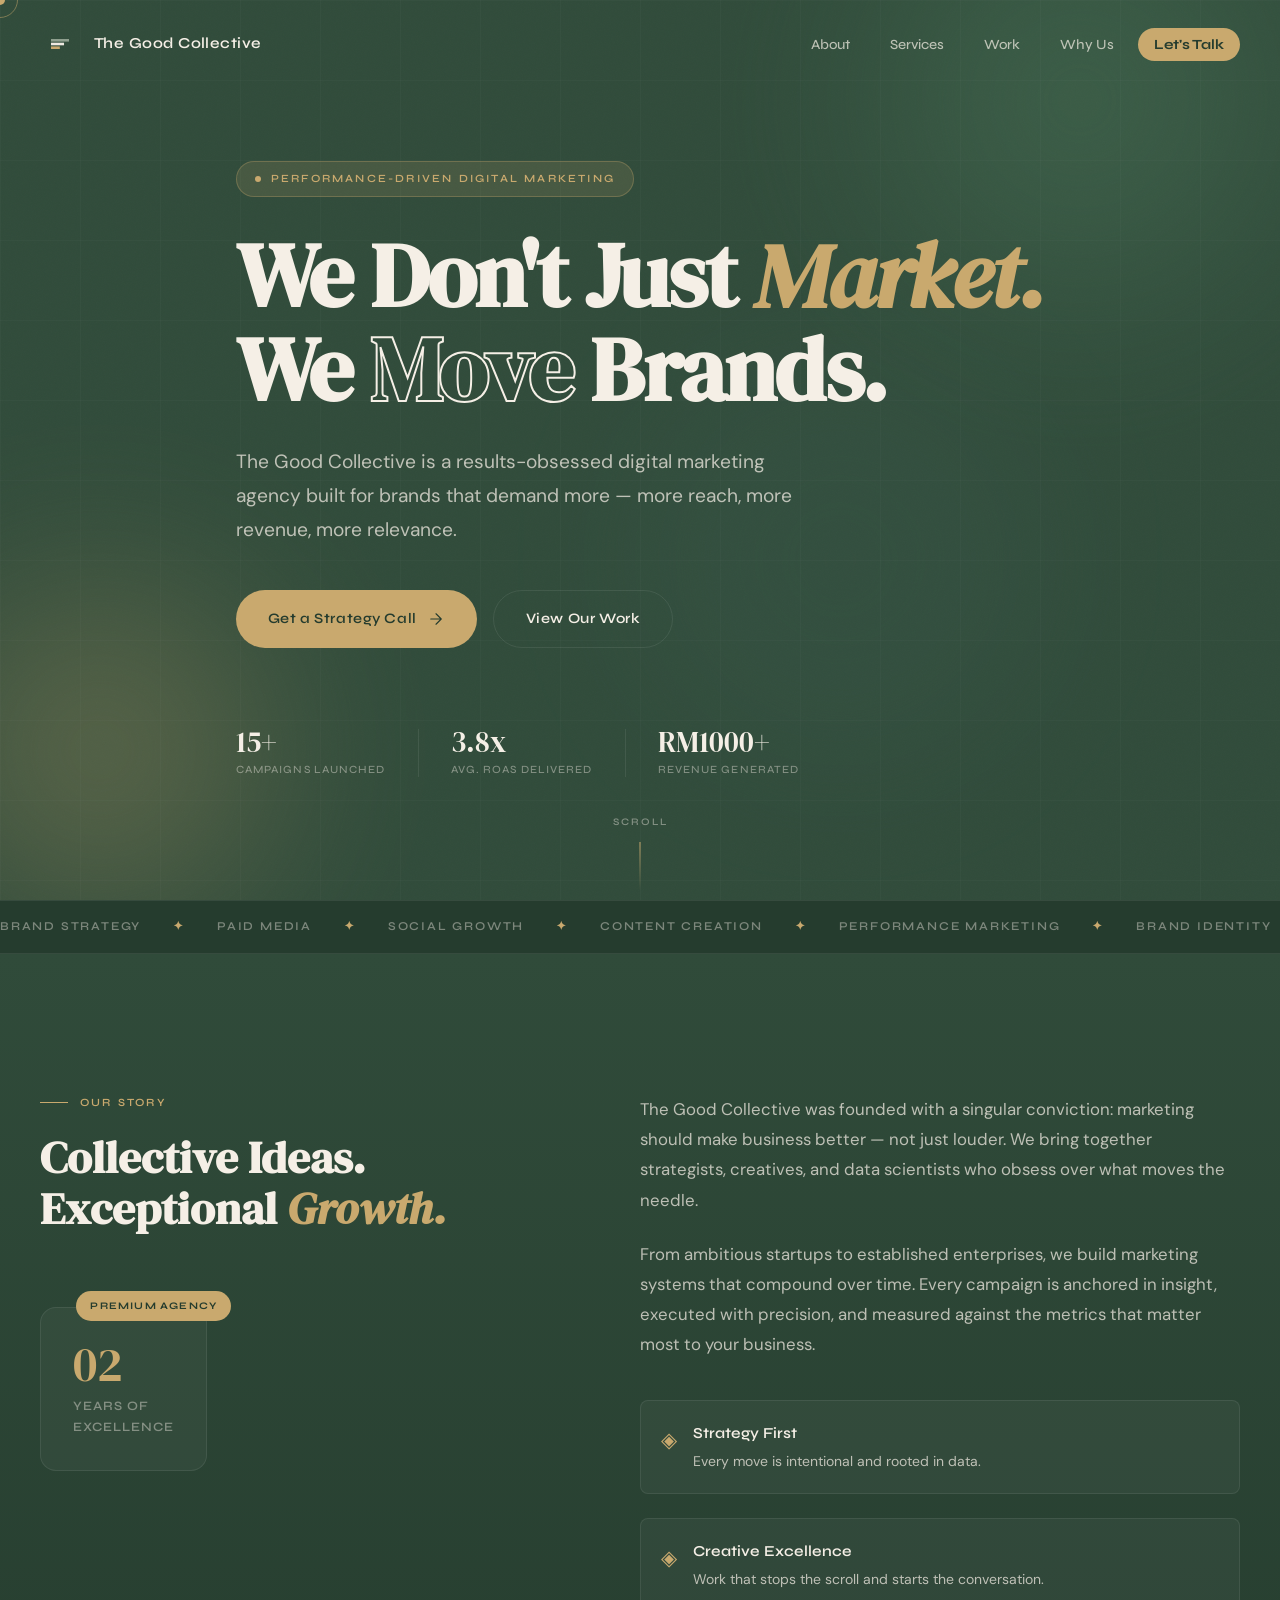
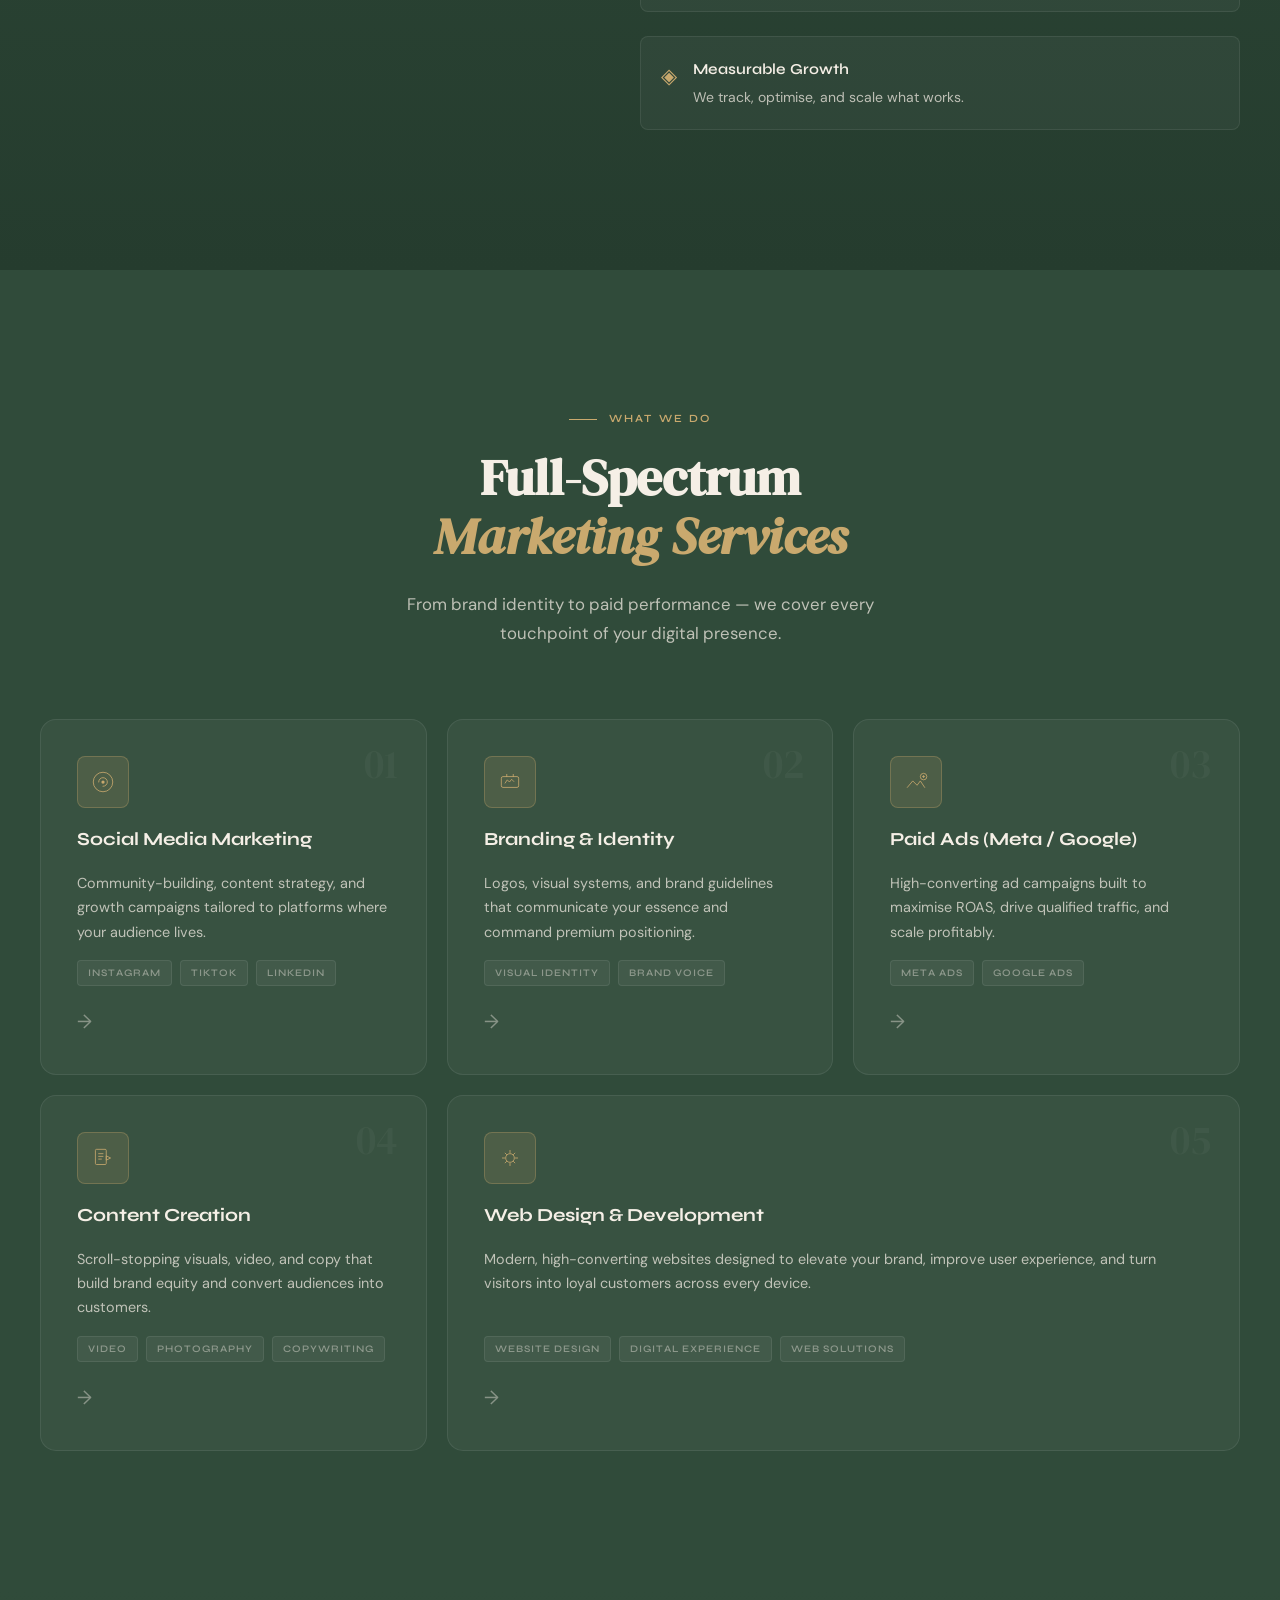
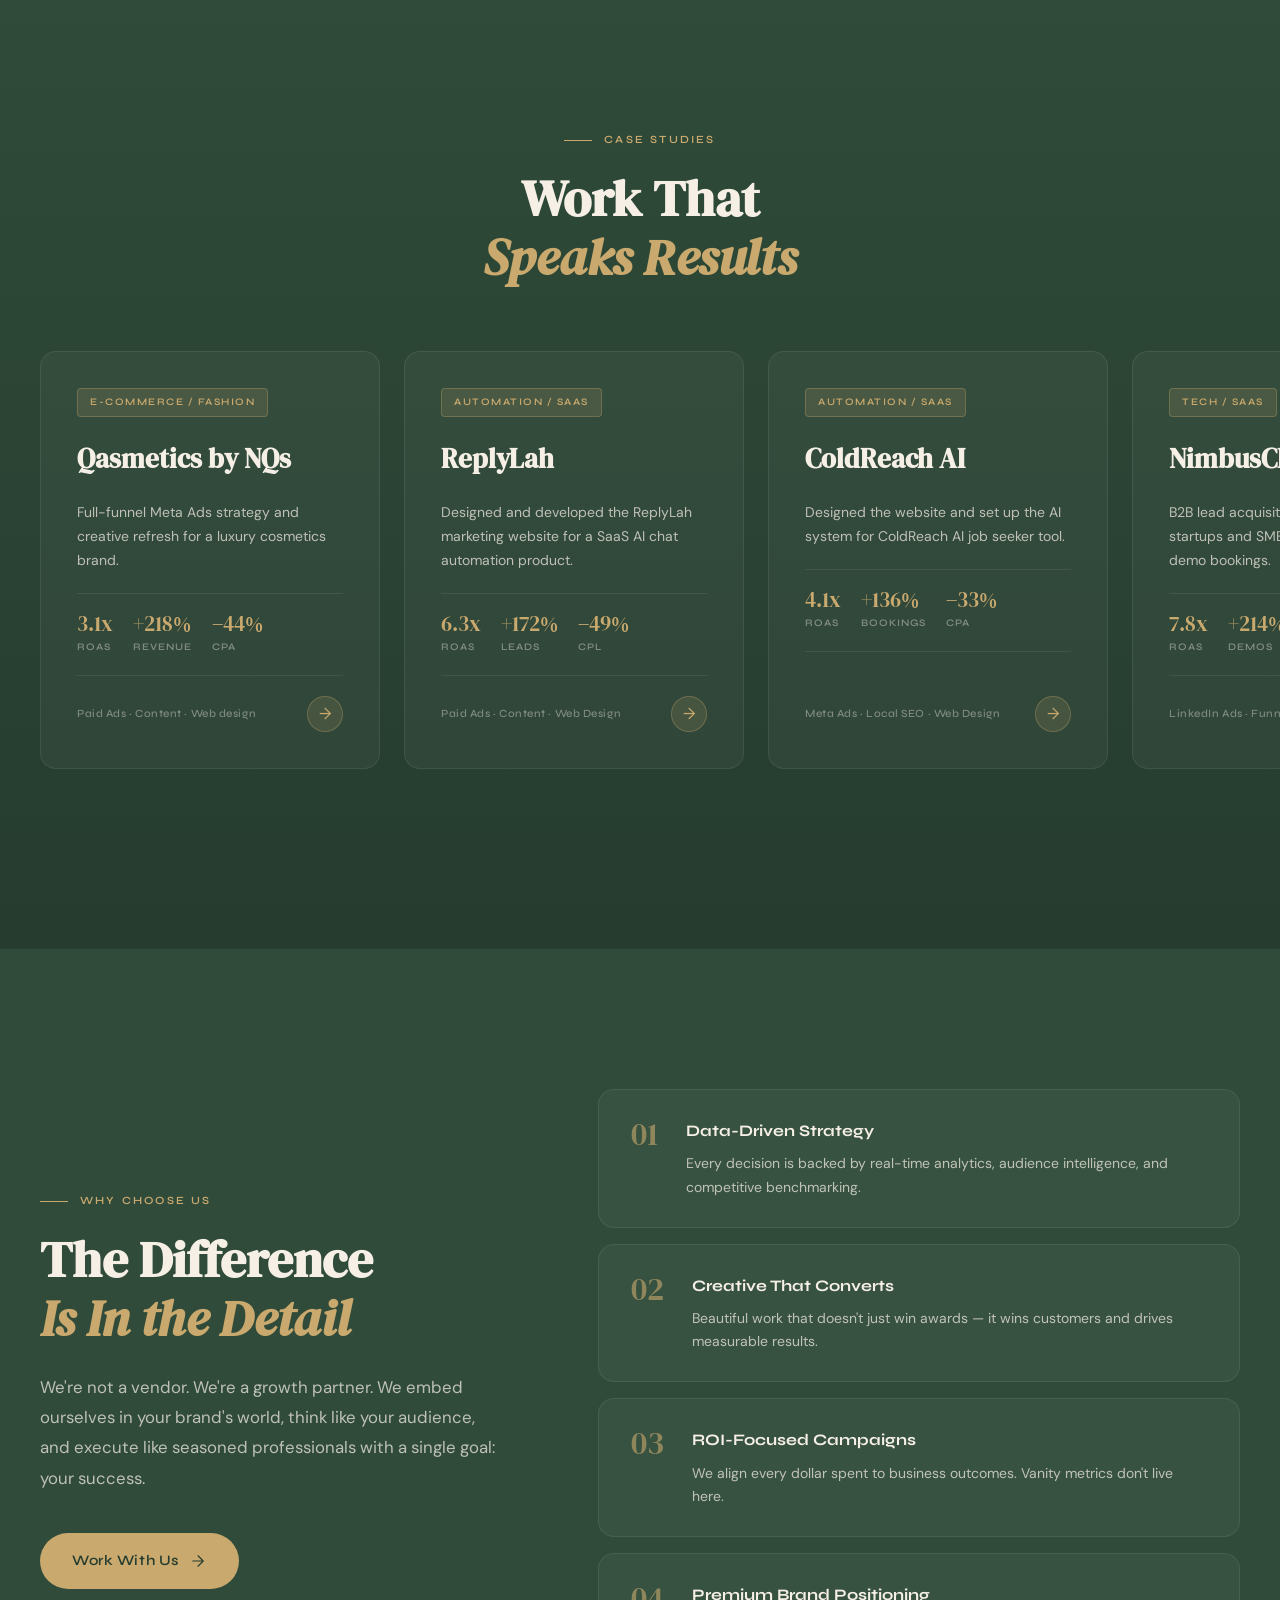
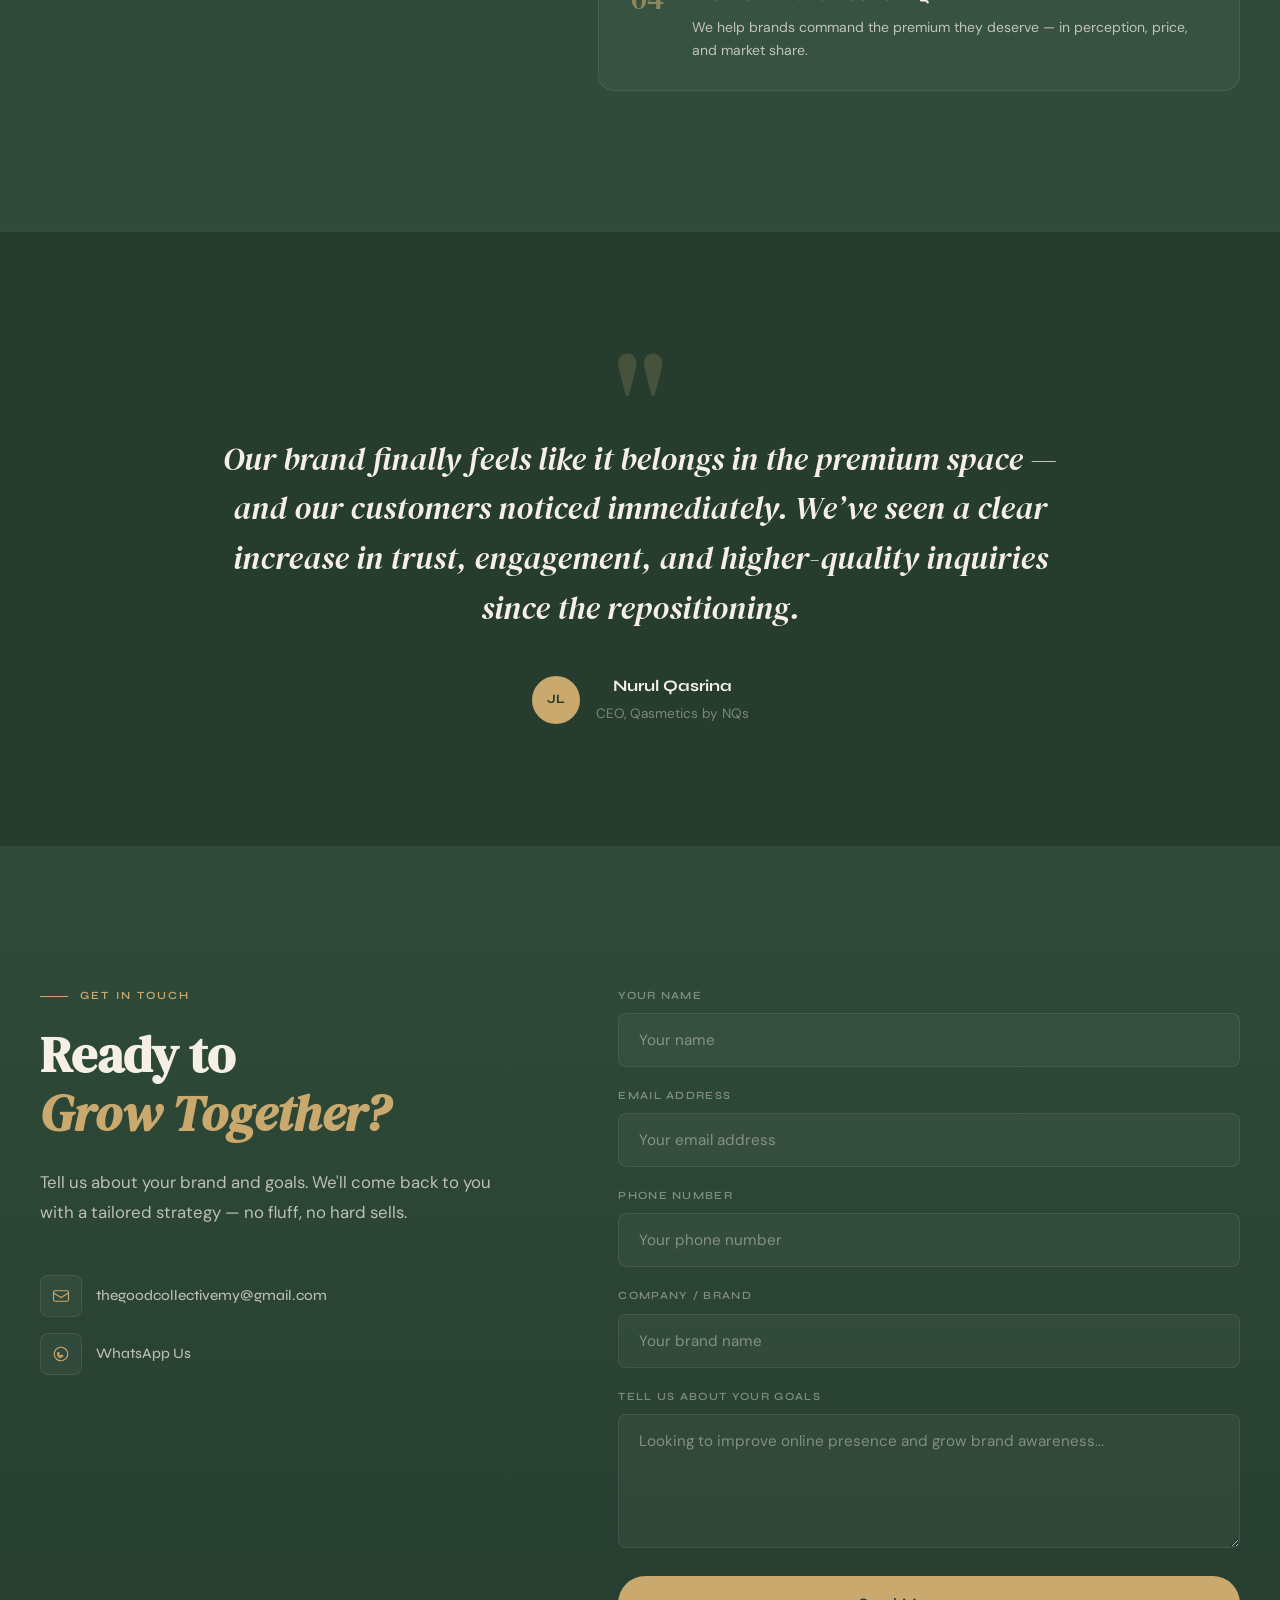
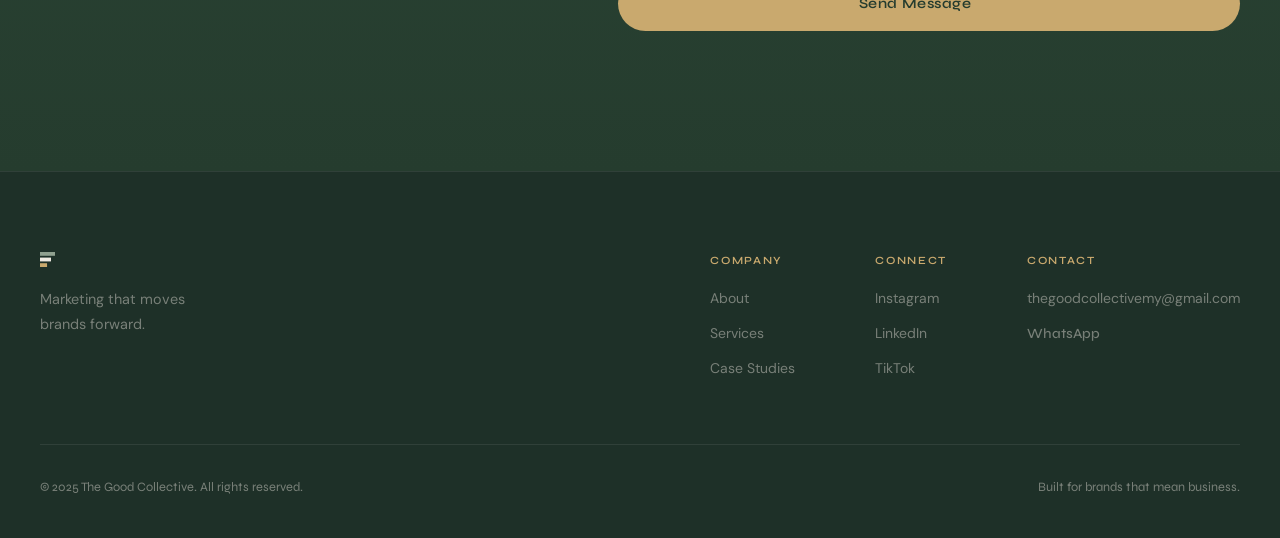
<file: index.html>
<!DOCTYPE html>
<html lang="en">
<head>
  <meta charset="UTF-8" />
  <meta name="viewport" content="width=device-width, initial-scale=1.0" />
  <title>The Good Collective — Digital Marketing Agency</title>
  <link rel="stylesheet" href="style.css" />
  <link rel="preconnect" href="https://fonts.googleapis.com" />
  <link rel="preconnect" href="https://fonts.gstatic.com" crossorigin />
  <link href="https://fonts.googleapis.com/css2?family=DM+Serif+Display:ital@0;1&family=Syne:wght@400;500;600;700;800&family=DM+Sans:ital,opsz,wght@0,9..40,300;0,9..40,400;0,9..40,500;1,9..40,300&display=swap" rel="stylesheet" />
  <link rel="icon" type="image/png" href="image/TGC_LOGO_FAVICON.png">
</head>
<body>
  


  <!-- Custom Cursor -->
  <div class="cursor" id="cursor"></div>
  <div class="cursor-follower" id="cursorFollower"></div>

  <!-- ============ NAVBAR ============ -->
  <nav class="navbar" id="navbar">
    <div class="nav-inner">
      <a href="#" class="nav-logo">
        <img src="image/TGC_LOGO_PNG.png" class="logo-mark">
        <span class="logo-text">The Good Collective</span>
      </a>
      <ul class="nav-links" id="navLinks">
        <li><a href="#about">About</a></li>
        <li><a href="#services">Services</a></li>
        <li><a href="#work">Work</a></li>
        <li><a href="#why-us">Why Us</a></li>
        <li><a href="#contact" class="nav-cta">Let's Talk</a></li>
      </ul>
      <button class="hamburger" id="hamburger" aria-label="Toggle menu">
        <span></span><span></span><span></span>
      </button>
    </div>
  </nav>

  <!-- MAIN START -->
  <main id="main-content">

  <!-- ============ HERO ============ -->
  <section class="hero" id="hero">
    <div class="hero-bg">
      <div class="blob blob-1"></div>
      <div class="blob blob-2"></div>
      <div class="blob blob-3"></div>
      <div class="noise-overlay"></div>
      <div class="grid-overlay"></div>
    </div>
    <div class="hero-content">
      <div class="hero-eyebrow reveal-up">
        <span class="dot"></span>
        Performance-Driven Digital Marketing
      </div>
      <h1 class="hero-headline reveal-up delay-1">
        We Don't Just
        <span class="headline-italic">Market.</span><br />
        We <span class="headline-outline">Move</span> Brands.
      </h1>
      <p class="hero-sub reveal-up delay-2">
        The Good Collective is a results-obsessed digital marketing agency built for brands that demand more — more reach, more revenue, more relevance.
      </p>
      <div class="hero-ctas reveal-up delay-3">
        <a href="#contact" class="btn btn-primary">
          <span>Get a Strategy Call</span>
          <svg viewBox="0 0 24 24" fill="none"><path d="M5 12h14M12 5l7 7-7 7" stroke="currentColor" stroke-width="1.5" stroke-linecap="round" stroke-linejoin="round"/></svg>
        </a>
        <a href="#work" class="btn btn-ghost">
          <span>View Our Work</span>
        </a>
      </div>
      <div class="hero-stats reveal-up delay-4">
        <div class="stat">
          <span class="stat-num">15+</span>
          <span class="stat-label">Campaigns Launched</span>
        </div>
        <div class="stat-divider"></div>
        <div class="stat">
          <span class="stat-num">3.8x</span>
          <span class="stat-label">Avg. ROAS Delivered</span>
        </div>
        <div class="stat-divider"></div>
        <div class="stat">
          <span class="stat-num">RM1000+</span>
          <span class="stat-label">Revenue Generated</span>
        </div>
      </div>
    </div>
    
    <div class="hero-scroll-hint">
      <span>Scroll</span>
      <div class="scroll-line"></div>
    </div>
  </section>

  <!-- ============ MARQUEE ============ -->
  <div class="marquee-strip">
    <div class="marquee-track">
      <span>Brand Strategy</span><span class="sep">✦</span>
      <span>Paid Media</span><span class="sep">✦</span>
      <span>Social Growth</span><span class="sep">✦</span>
      <span>Content Creation</span><span class="sep">✦</span>
      <span>Performance Marketing</span><span class="sep">✦</span>
      <span>Brand Identity</span><span class="sep">✦</span>
      <span>Brand Strategy</span><span class="sep">✦</span>
      <span>Paid Media</span><span class="sep">✦</span>
      <span>Social Growth</span><span class="sep">✦</span>
      <span>Content Creation</span><span class="sep">✦</span>
      <span>Performance Marketing</span><span class="sep">✦</span>
      <span>Brand Identity</span><span class="sep">✦</span>
    </div>
  </div>

  <!-- ============ ABOUT ============ -->
  <section class="about" id="about">
    <div class="container">
      <div class="about-grid">
        <div class="about-left">
          <div class="section-label reveal-left">Our Story</div>
          <h2 class="section-heading reveal-left delay-1">
            Collective Ideas.<br />Exceptional<em> Growth.</em>
          </h2>
          <div class="about-visual reveal-left delay-2">
            <div class="av-card">
              <span class="av-num">02</span>
              <span class="av-text">Years of<br/>Excellence</span>
            </div>
            <div class="av-badge">Premium Agency</div>
          </div>
        </div>
        <div class="about-right">
          <p class="about-body reveal-right delay-1">
            The Good Collective was founded with a singular conviction: marketing should make business better — not just louder. We bring together strategists, creatives, and data scientists who obsess over what moves the needle.
          </p>
          <p class="about-body reveal-right delay-2">
            From ambitious startups to established enterprises, we build marketing systems that compound over time. Every campaign is anchored in insight, executed with precision, and measured against the metrics that matter most to your business.
          </p>
          <div class="about-pillars reveal-right delay-3">
            <div class="pillar">
              <div class="pillar-icon">◈</div>
              <div>
                <strong>Strategy First</strong>
                <p>Every move is intentional and rooted in data.</p>
              </div>
            </div>
            <div class="pillar">
              <div class="pillar-icon">◈</div>
              <div>
                <strong>Creative Excellence</strong>
                <p>Work that stops the scroll and starts the conversation.</p>
              </div>
            </div>
            <div class="pillar">
              <div class="pillar-icon">◈</div>
              <div>
                <strong>Measurable Growth</strong>
                <p>We track, optimise, and scale what works.</p>
              </div>
            </div>
          </div>
        </div>
      </div>
    </div>
  </section>

  <!-- ============ SERVICES ============ -->
  <section class="services" id="services">
    <div class="container">
      <div class="section-header reveal-up">
        <div class="section-label">What We Do</div>
        <h2 class="section-heading">Full-Spectrum<br /><em>Marketing Services</em></h2>
        <p class="section-sub">From brand identity to paid performance — we cover every touchpoint of your digital presence.</p>
      </div>
      <div class="services-grid">

        <div class="service-card reveal-up delay-1">
          <div class="sc-icon">
            <svg viewBox="0 0 48 48" fill="none"><circle cx="24" cy="24" r="18" stroke="currentColor" stroke-width="1.5"/><path d="M16 24c0-4.4 3.6-8 8-8s8 3.6 8 8-3.6 8-8 8" stroke="currentColor" stroke-width="1.5" stroke-linecap="round"/><circle cx="24" cy="24" r="3" fill="currentColor"/></svg>
          </div>
          <div class="sc-number">01</div>
          <h3>Social Media Marketing</h3>
          <p>Community-building, content strategy, and growth campaigns tailored to platforms where your audience lives.</p>
          <div class="sc-tags"><span>Instagram</span><span>TikTok</span><span>LinkedIn</span></div>
          <div class="sc-arrow">→</div>
        </div>

        <div class="service-card reveal-up delay-2">
          <div class="sc-icon">
            <svg viewBox="0 0 48 48" fill="none"><rect x="8" y="14" width="32" height="20" rx="3" stroke="currentColor" stroke-width="1.5"/><path d="M18 14V10M30 14V10M15 26l4-6 4 4 4-5 4 4" stroke="currentColor" stroke-width="1.5" stroke-linecap="round" stroke-linejoin="round"/></svg>
          </div>
          <div class="sc-number">02</div>
          <h3>Branding &amp; Identity</h3>
          <p>Logos, visual systems, and brand guidelines that communicate your essence and command premium positioning.</p>
          <div class="sc-tags"><span>Visual Identity</span><span>Brand Voice</span></div>
          <div class="sc-arrow">→</div>
        </div>

        <div class="service-card reveal-up delay-3">
          <div class="sc-icon">
            <svg viewBox="0 0 48 48" fill="none"><path d="M8 34l10-12 8 8 6-8 8 12" stroke="currentColor" stroke-width="1.5" stroke-linecap="round" stroke-linejoin="round"/><circle cx="38" cy="14" r="6" stroke="currentColor" stroke-width="1.5"/><path d="M36 14h4M38 12v4" stroke="currentColor" stroke-width="1.5" stroke-linecap="round"/></svg>
          </div>
          <div class="sc-number">03</div>
          <h3>Paid Ads (Meta / Google)</h3>
          <p>High-converting ad campaigns built to maximise ROAS, drive qualified traffic, and scale profitably.</p>
          <div class="sc-tags"><span>Meta Ads</span><span>Google Ads</span></div>
          <div class="sc-arrow">→</div>
        </div>

        <div class="service-card reveal-up delay-1">
          <div class="sc-icon">
            <svg viewBox="0 0 48 48" fill="none"><rect x="10" y="8" width="20" height="28" rx="2" stroke="currentColor" stroke-width="1.5"/><path d="M16 16h8M16 21h8M16 26h5" stroke="currentColor" stroke-width="1.5" stroke-linecap="round"/><path d="M30 20l8 4-8 4V20z" stroke="currentColor" stroke-width="1.5" stroke-linejoin="round"/></svg>
          </div>
          <div class="sc-number">04</div>
          <h3>Content Creation</h3>
          <p>Scroll-stopping visuals, video, and copy that build brand equity and convert audiences into customers.</p>
          <div class="sc-tags"><span>Video</span><span>Photography</span><span>Copywriting</span></div>
          <div class="sc-arrow">→</div>
        </div>

        <div class="service-card reveal-up delay-2 card-wide">
          <div class="sc-icon">
            <svg viewBox="0 0 48 48" fill="none"><path d="M24 10v4M10 24h4M34 24h4M24 34v4" stroke="currentColor" stroke-width="1.5" stroke-linecap="round"/><circle cx="24" cy="24" r="8" stroke="currentColor" stroke-width="1.5"/><path d="M15 15l2.8 2.8M30.2 30.2L33 33M33 15l-2.8 2.8M17.8 30.2L15 33" stroke="currentColor" stroke-width="1.5" stroke-linecap="round"/></svg>
          </div>
          <div class="sc-number">05</div>
          <h3>Web Design & Development</h3>
          <p>Modern, high-converting websites designed to elevate your brand, improve user experience, and turn visitors into loyal customers across every device.</p>
          <div class="sc-tags"><span>Website Design</span><span>Digital Experience</span><span>Web Solutions</span></div>
          <a href="/web-design/index.html" class="sc-arrow">→</a>
        </div>

      </div>
    </div>
  </section>

  <!-- ============ CASE STUDIES ============ -->
  <section class="work" id="work">
    <div class="container">
      <div class="section-header reveal-up">
        <div class="section-label">Case Studies</div>
        <h2 class="section-heading">Work That<br /><em>Speaks Results</em></h2>
      </div>
    </div>
    <div class="cases-scroll-outer">
      <div class="cases-track" id="casesTrack">

        <div class="case-card reveal-up delay-1">
          <div class="case-tag">E-Commerce / Fashion</div>
          <h3 class="case-brand">Qasmetics by NQs</h3>
          <p class="case-desc">Full-funnel Meta Ads strategy and creative refresh for a luxury cosmetics brand.</p>
          <div class="case-metrics">
            <div class="metric"><span class="m-num">3.1x</span><span class="m-label">ROAS</span></div>
            <div class="metric"><span class="m-num">+218%</span><span class="m-label">Revenue</span></div>
            <div class="metric"><span class="m-num">−44%</span><span class="m-label">CPA</span></div>
          </div>
          <div class="case-bottom">
            <span class="case-service">Paid Ads · Content · Web design </span>
            <a href="https://qasmeticsbynqs.com/" target="_blank" class="case-arrow">→</a>
          </div>
        </div>

        <div class="case-card reveal-up delay-2">
  <div class="case-tag">Automation / SaaS</div>
  <h3 class="case-brand">ReplyLah</h3>
  <p class="case-desc">Designed and developed the ReplyLah marketing website for a SaaS AI chat automation product.</p>
  <div class="case-metrics">
    <div class="metric"><span class="m-num">6.3x</span><span class="m-label">ROAS</span></div>
    <div class="metric"><span class="m-num">+172%</span><span class="m-label">Leads</span></div>
    <div class="metric"><span class="m-num">−49%</span><span class="m-label">CPL</span></div>
  </div>
  <div class="case-bottom">
    <span class="case-service">Paid Ads · Content · Web Design</span>
    <a href="https://replylah.my/" target="_blank" class="case-arrow">→</a>
  </div>
</div>

<div class="case-card reveal-up delay-3">
  <div class="case-tag">Automation / SaaS</div>
  <h3 class="case-brand">ColdReach AI</h3>
  <p class="case-desc">Designed the website and set up the AI system for ColdReach AI job seeker tool.</p>
  <div class="case-metrics">
    <div class="metric"><span class="m-num">4.1x</span><span class="m-label">ROAS</span></div>
    <div class="metric"><span class="m-num">+136%</span><span class="m-label">Bookings</span></div>
    <div class="metric"><span class="m-num">−33%</span><span class="m-label">CPA</span></div>
  </div>
  <div class="case-bottom">
    <span class="case-service">Meta Ads · Local SEO · Web Design</span>
    <a href="https://coldreach-ai-eight.vercel.app/" target="_blank" class="case-arrow">→</a>
  </div>
</div>

<div class="case-card reveal-up delay-4">
  <div class="case-tag">Tech / SaaS</div>
  <h3 class="case-brand">NimbusCRM</h3>
  <p class="case-desc">B2B lead acquisition system targeting startups and SMEs with high-quality demo bookings.</p>
  <div class="case-metrics">
    <div class="metric"><span class="m-num">7.8x</span><span class="m-label">ROAS</span></div>
    <div class="metric"><span class="m-num">+214%</span><span class="m-label">Demos</span></div>
    <div class="metric"><span class="m-num">−57%</span><span class="m-label">CAC</span></div>
  </div>
  <div class="case-bottom">
    <span class="case-service">LinkedIn Ads · Funnels · Email</span>
    <span class="case-arrow">→</span>
  </div>
</div>

<div class="case-card reveal-up delay-5">
  <div class="case-tag">Real Estate / Property</div>
  <h3 class="case-brand">Haven Properties</h3>
  <p class="case-desc">Luxury property lead gen campaign focusing on high-net-worth investor audiences.</p>
  <div class="case-metrics">
    <div class="metric"><span class="m-num">5.2x</span><span class="m-label">ROAS</span></div>
    <div class="metric"><span class="m-num">+198%</span><span class="m-label">Leads</span></div>
    <div class="metric"><span class="m-num">−44%</span><span class="m-label">CPL</span></div>
  </div>
  <div class="case-bottom">
    <span class="case-service">Paid Ads · Landing Pages · CRM</span>
    <span class="case-arrow">→</span>
  </div>
</div>

<div class="case-card reveal-up delay-6">
  <div class="case-tag">Fintech / Payments</div>
  <h3 class="case-brand">StrivePay</h3>
  <p class="case-desc">Scalable acquisition campaign for a digital payment platform targeting SMEs and freelancers.</p>
  <div class="case-metrics">
    <div class="metric"><span class="m-num">8.1x</span><span class="m-label">ROAS</span></div>
    <div class="metric"><span class="m-num">+261%</span><span class="m-label">Sign-ups</span></div>
    <div class="metric"><span class="m-num">−60%</span><span class="m-label">CPA</span></div>
  </div>
  <div class="case-bottom">
    <span class="case-service">Paid Ads · Funnel · CRO</span>
    <span class="case-arrow">→</span>
  </div>
</div>

      </div>
    </div>
  </section>

  <!-- ============ WHY US ============ -->
  <section class="why-us" id="why-us">
    <div class="container">
      <div class="why-grid">
        <div class="why-left reveal-left">
          <div class="section-label">Why Choose Us</div>
          <h2 class="section-heading">The Difference<br /><em>Is In the Detail</em></h2>
          <p class="why-body">
            We're not a vendor. We're a growth partner. We embed ourselves in your brand's world, think like your audience, and execute like seasoned professionals with a single goal: your success.
          </p>
          <a href="#contact" class="btn btn-primary">
            <span>Work With Us</span>
            <svg viewBox="0 0 24 24" fill="none"><path d="M5 12h14M12 5l7 7-7 7" stroke="currentColor" stroke-width="1.5" stroke-linecap="round" stroke-linejoin="round"/></svg>
          </a>
        </div>
        <div class="why-right">
          <div class="why-card reveal-right delay-1">
            <div class="wc-num">01</div>
            <div class="wc-content">
              <h4>Data-Driven Strategy</h4>
              <p>Every decision is backed by real-time analytics, audience intelligence, and competitive benchmarking.</p>
            </div>
          </div>
          <div class="why-card reveal-right delay-2">
            <div class="wc-num">02</div>
            <div class="wc-content">
              <h4>Creative That Converts</h4>
              <p>Beautiful work that doesn't just win awards — it wins customers and drives measurable results.</p>
            </div>
          </div>
          <div class="why-card reveal-right delay-3">
            <div class="wc-num">03</div>
            <div class="wc-content">
              <h4>ROI-Focused Campaigns</h4>
              <p>We align every dollar spent to business outcomes. Vanity metrics don't live here.</p>
            </div>
          </div>
          <div class="why-card reveal-right delay-4">
            <div class="wc-num">04</div>
            <div class="wc-content">
              <h4>Premium Brand Positioning</h4>
              <p>We help brands command the premium they deserve — in perception, price, and market share.</p>
            </div>
          </div>
        </div>
      </div>
    </div>
  </section>

  <!-- ============ TESTIMONIAL ============ -->
  <section class="testimonial">
    <div class="container">
      <div class="testimonial-inner reveal-up">
        <div class="quote-mark">"</div>
        <blockquote>
          Our brand finally feels like it belongs in the premium space — and our customers noticed immediately. We’ve seen a clear increase in trust, engagement, and higher-quality inquiries since the repositioning.
        </blockquote>
        <div class="testimonial-author">
          <div class="ta-avatar">JL</div>
          <div>
            <strong>Nurul Qasrina</strong>
            <span>CEO, Qasmetics by NQs</span>
          </div>
        </div>
      </div>
    </div>
  </section>

  <!-- ============ CONTACT ============ -->
  <section class="contact" id="contact">
    <div class="container">
      <div class="contact-grid">
        <div class="contact-left reveal-left">
          <div class="section-label">Get In Touch</div>
          <h2 class="section-heading">Ready to<br /><em>Grow Together?</em></h2>
          <p class="contact-body">Tell us about your brand and goals. We'll come back to you with a tailored strategy — no fluff, no hard sells.</p>
          <div class="contact-info">
            <a href="mailto:thegoodcollectivemy@gmail.com" class="ci-link">
              <div class="ci-icon">
                <svg viewBox="0 0 24 24" fill="none"><rect x="2" y="5" width="20" height="14" rx="2" stroke="currentColor" stroke-width="1.5"/><path d="M2 8l10 6 10-6" stroke="currentColor" stroke-width="1.5" stroke-linecap="round"/></svg>
              </div>
              thegoodcollectivemy@gmail.com
            </a>
            <a href="https://wa.me/60105284237" class="ci-link" target="_blank">
              <div class="ci-icon">
                <svg viewBox="0 0 24 24" fill="none"><path d="M21 12a9 9 0 1 1-9.93-8.963 9 9 0 0 1 9.93 8.963z" stroke="currentColor" stroke-width="1.5"/><path d="M8 12c.5 1 1.5 2.5 3 3l1.5-1.5 2 1C13 16 11.5 17 10 16.5 7.5 15.5 7 12 8 10l1.5.5L8 12z" stroke="currentColor" stroke-width="1.5" stroke-linejoin="round"/></svg>
              </div>
              WhatsApp Us
            </a>
          </div>
        </div>
        <div class="contact-right reveal-right delay-1">


          <!-- NETLIFY TEST FLAG -->

  <form class="contact-form" id="contactForm" name="contact" method="POST" data-netlify="true">
  
  <input type="hidden" name="form-name" value="contact" />

  <div class="form-group">
    <label for="name">Your Name</label>
    <input type="text" id="name" name="name" placeholder="Your name" required />
  </div>

  <div class="form-group">
    <label for="email">Email Address</label>
    <input type="email" id="email" name="email" placeholder="Your email address" required />
  </div>

  <div class="form-group">
    <label for="phone-number">Phone Number</label>
    <input type="tel" id="phone-number" name="phone-number" placeholder="Your phone number" required />
  </div>

  <div class="form-group">
    <label for="company">Company / Brand</label>
    <input type="text" id="company" name="company" placeholder="Your brand name" />
  </div>

  <div class="form-group">
    <label for="message">Tell Us About Your Goals</label>
    <textarea id="message" name="message" rows="5" placeholder="Looking to improve online presence and grow brand awareness..."></textarea>
  </div>

<button type="submit" class="btn btn-primary form-btn">
    <span>Send Message</span>
    <svg></svg>
  </button>

<!-- Success message -->
<div class="form-success" style="display:none;">
  Thanks! Your message has been sent.
</div>

</form>
        </div>
      </div>
    </div>
  </section>

  </main>

  <!-- MAIN END -->

  
  <!-- ============ FOOTER ============ -->
  <footer class="footer">
    <div class="container">
      <div class="footer-top">
        <div class="footer-brand">
          <img src="image/TGC_LOGO_PNG.png" class="logo-mark-footer">
          <p>Marketing that moves<br/>brands forward.</p>
        </div>
        <div class="footer-nav">
          <div class="fn-col">
            <strong>Company</strong>
            <a href="#about">About</a>
            <a href="#services">Services</a>
            <a href="#work">Case Studies</a>
          </div>
          <div class="fn-col">
            <strong>Connect</strong>
            <a href="https://www.instagram.com/thegoodcollectivemy/" target="_blank">Instagram</a>
            <a href="#">LinkedIn</a>
            <a href="https://www.tiktok.com/@thegoodcollectivemy" target="_blank">TikTok</a>
          </div>
          <div class="fn-col">
            <strong>Contact</strong>
            <a href="mailto:thegoodcollectivemy@gmail.com">thegoodcollectivemy@gmail.com</a>
            <a href="https://wa.me/60105284237" class="ci-link" target="_blank">WhatsApp</a>
          </div>
        </div>
      </div>
      <div class="footer-bottom">
        <span>© 2025 The Good Collective. All rights reserved.</span>
        <span>Built for brands that mean business.</span>
      </div>
    </div>
  </footer>

  <script src="script.js"></script>

<form name="contact" method="POST" data-netlify="true" hidden>
  <input type="hidden" name="form-name" value="contact">
  <input type="text" name="name">
  <input type="email" name="email">
  <input type="tel" name="phone-number">
  <input type="text" name="company">
  <textarea name="message"></textarea>
</form>

</body>
</html>
</file>
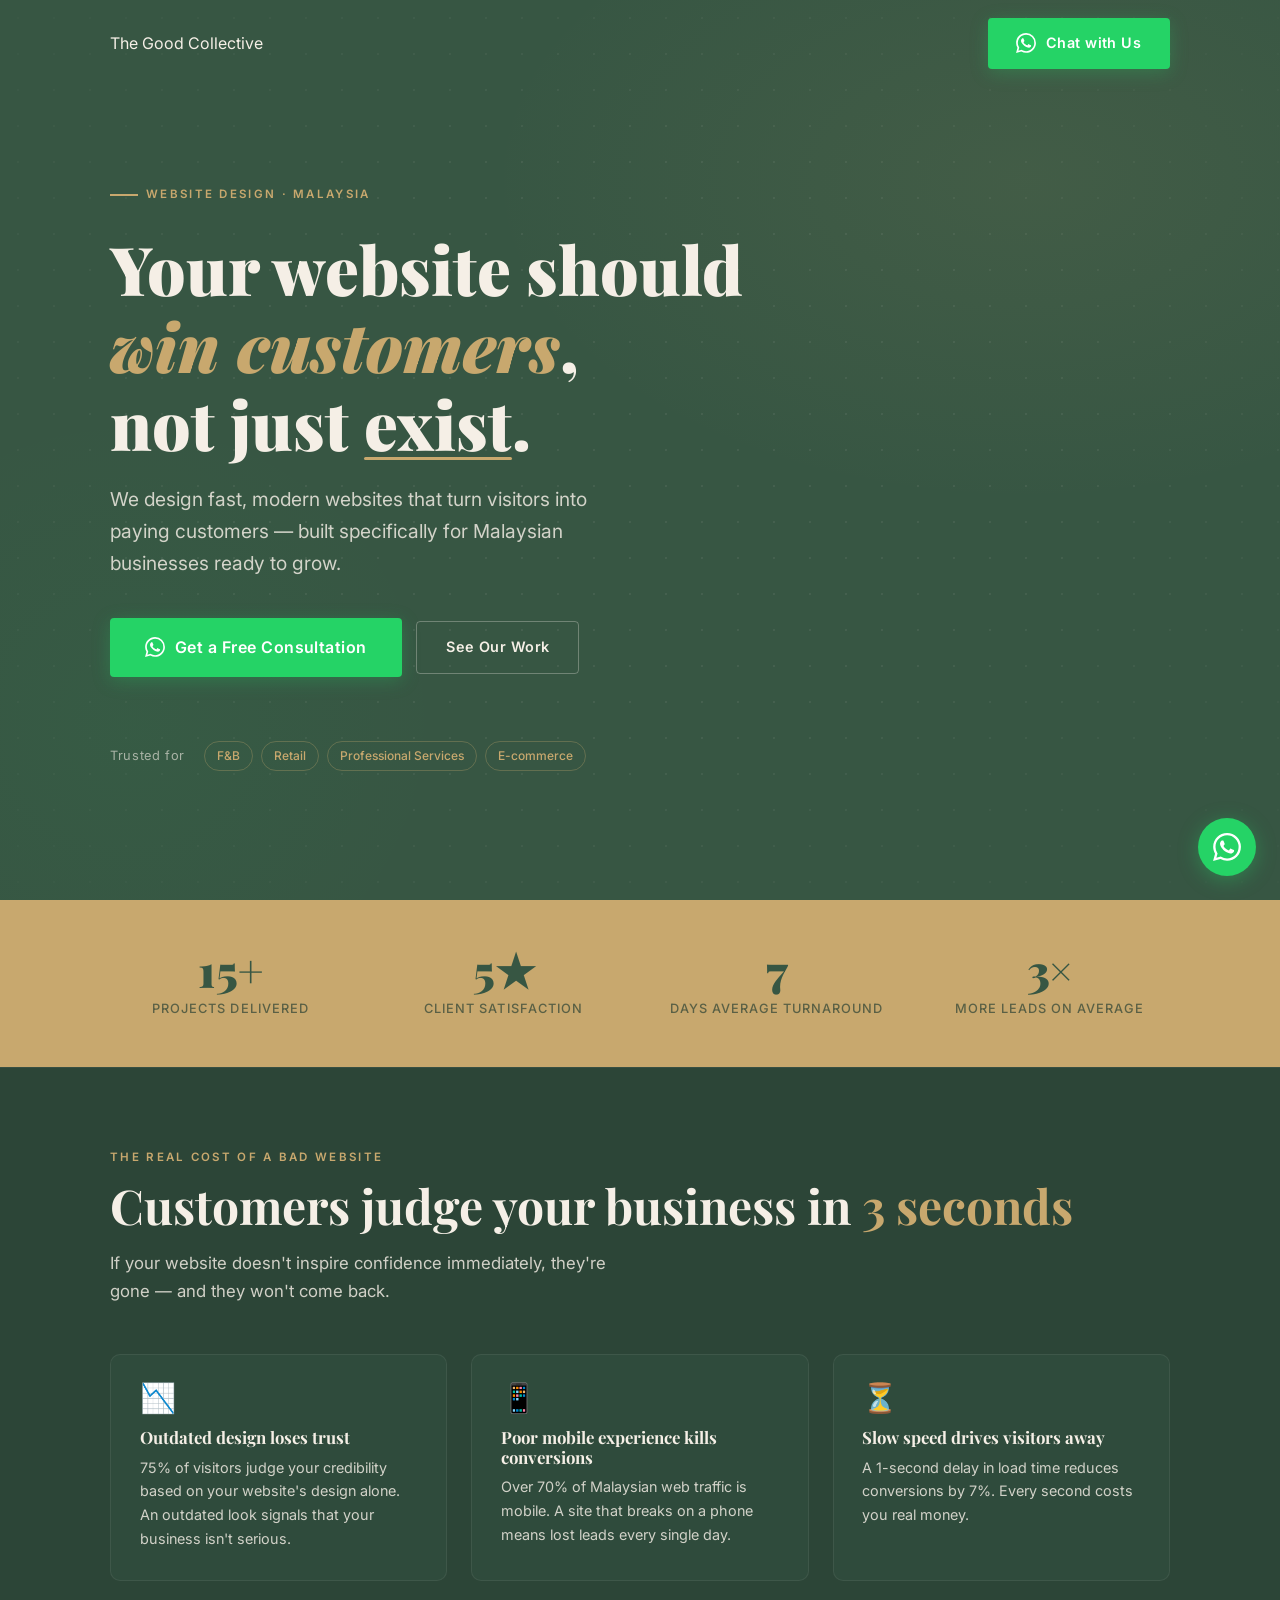
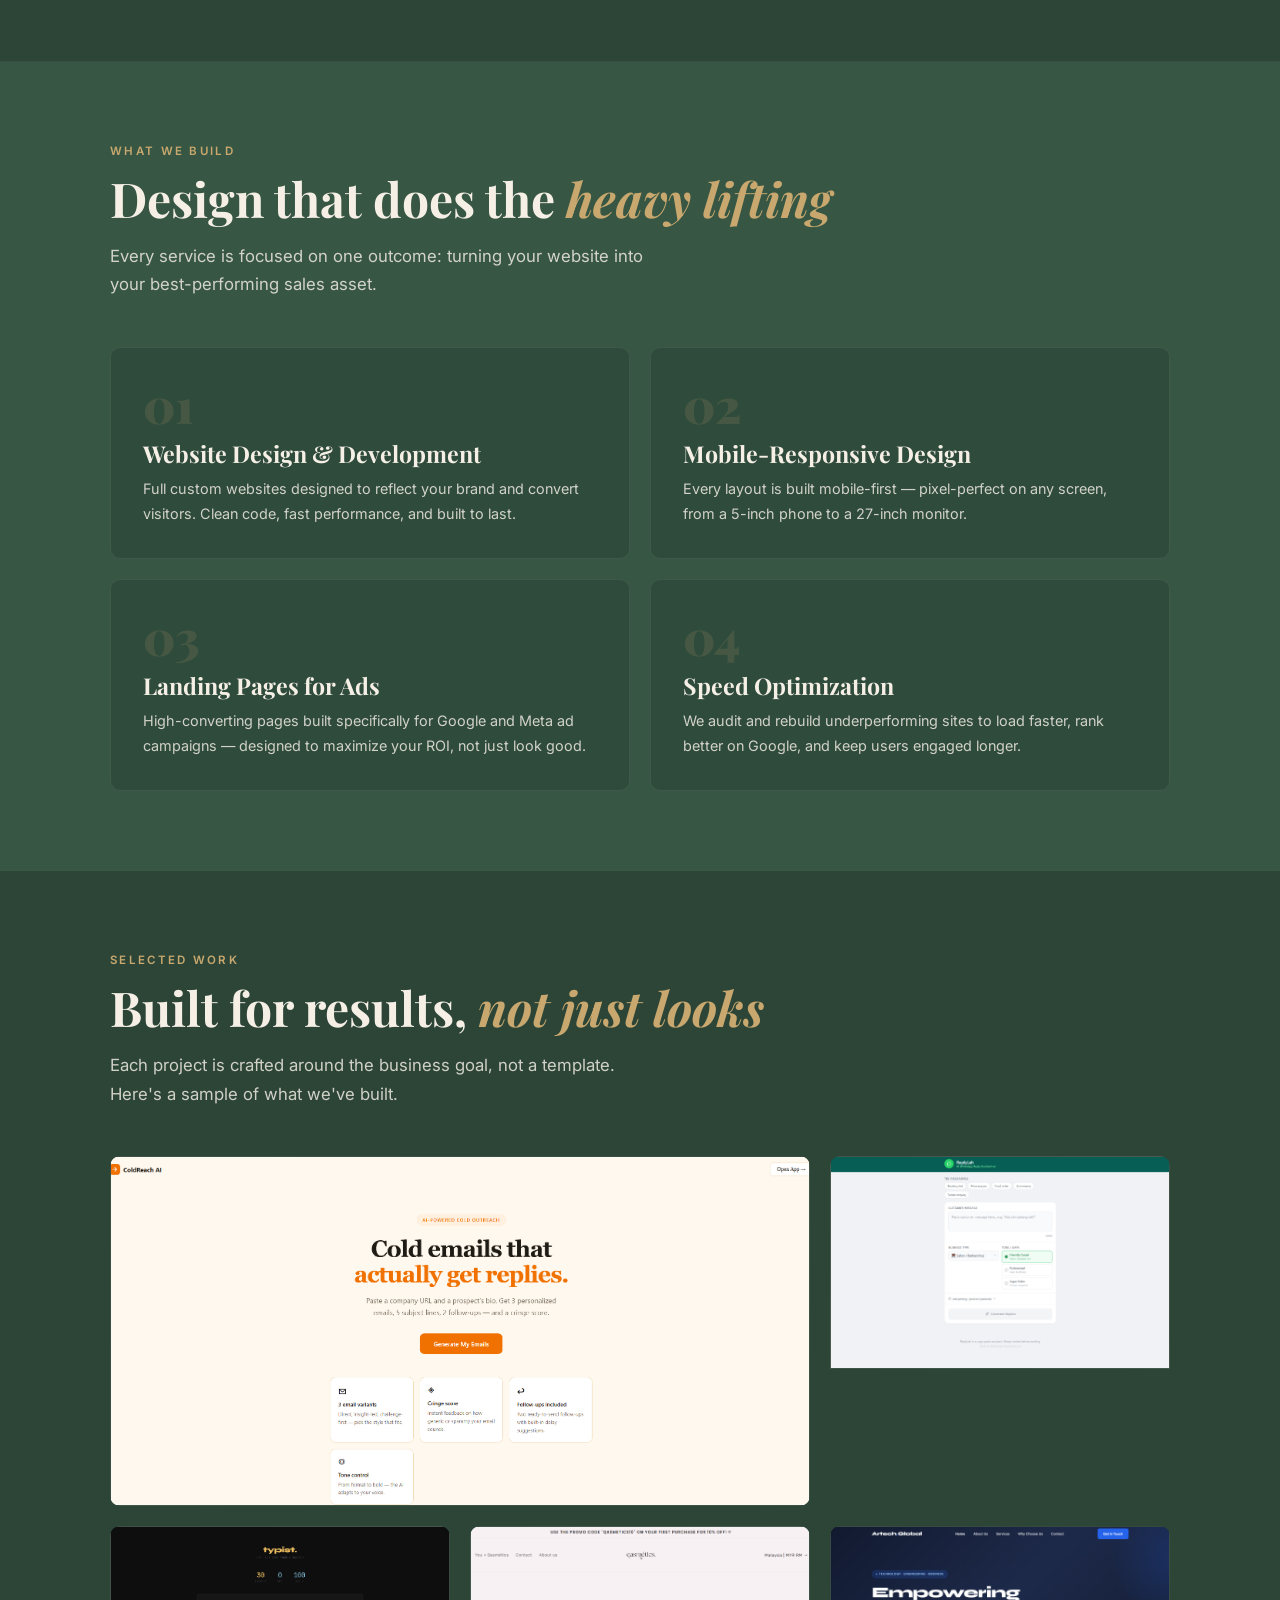
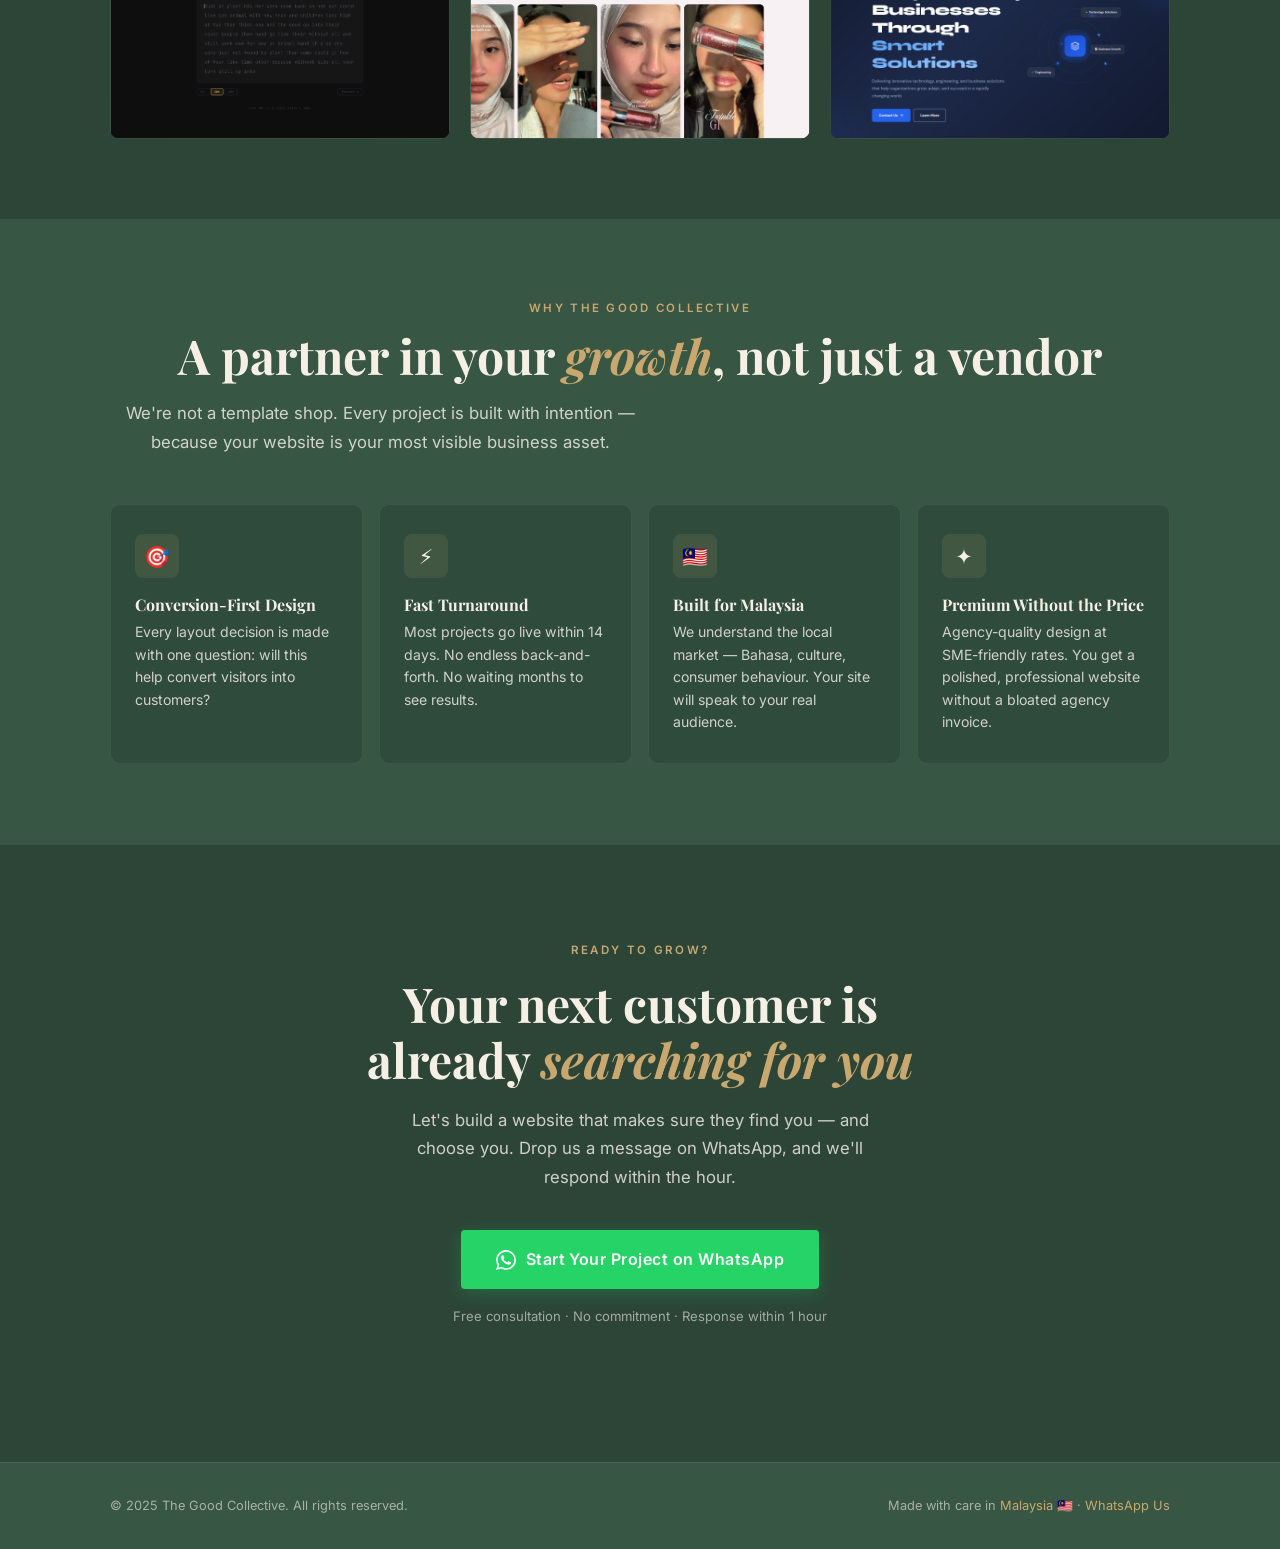
<file: web-design/index.html>
<!DOCTYPE html>
<html lang="en">
<head>
  <meta charset="UTF-8" />
  <meta name="viewport" content="width=device-width, initial-scale=1.0" />
  <title>The Good Collective — Website Design for Malaysian Businesses</title>
  <meta name="description" content="We design high-converting websites for Malaysian businesses. Modern, fast, and built to grow your brand." />
  <link rel="preconnect" href="https://fonts.googleapis.com" />
  <link rel="preconnect" href="https://fonts.gstatic.com" crossorigin />
  <link href="https://fonts.googleapis.com/css2?family=Playfair+Display:ital,wght@0,700;0,900;1,700&family=Inter:wght@300;400;500;600&display=swap" rel="stylesheet" />
  <link rel="preconnect" href="https://fonts.googleapis.com" />
  <link rel="preconnect" href="https://fonts.gstatic.com" crossorigin />
  <link href="https://fonts.googleapis.com/css2?family=DM+Serif+Display:ital@0;1&family=Syne:wght@400;500;600;700;800&family=DM+Sans:ital,opsz,wght@0,9..40,300;0,9..40,400;0,9..40,500;1,9..40,300&display=swap" rel="stylesheet" />
  <link rel="icon" type="image/png" href="image/TGC_LOGO_FAVICON.png">
  
  <style>
    /* ── Reset & Base ─────────────────────────────── */
    *, *::before, *::after { box-sizing: border-box; margin: 0; padding: 0; }

    :root {
      --bg:       #375643;
      --bg-deep:  #2c4537;
      --bg-card:  #2f4b3c;
      --text:     #f5efe6;
      --text-muted: rgba(245,239,230,0.6);
      --gold:     #c8a86e;
      --gold-light: #dfc08a;
      --white:    #ffffff;
      --wa-green: #25D366;

      --font-display: 'Playfair Display', Georgia, serif;
      --font-body: 'Inter', system-ui, sans-serif;

      --radius: 4px;
      --radius-lg: 10px;
      --transition: 0.22s ease;
    }

    html { scroll-behavior: smooth; }

    body {
      background-color: var(--bg);
      color: var(--text);
      font-family: var(--font-body);
      font-size: 16px;
      line-height: 1.7;
      -webkit-font-smoothing: antialiased;
    }

    img { display: block; max-width: 100%; }
    a { color: inherit; text-decoration: none; }

    /* ── Typography ───────────────────────────────── */
    .eyebrow {
      font-family: var(--font-body);
      font-size: 0.72rem;
      font-weight: 600;
      letter-spacing: 0.2em;
      text-transform: uppercase;
      color: var(--gold);
    }

    h1, h2, h3 {
      font-family: var(--font-display);
      line-height: 1.15;
    }

    h1 { font-size: clamp(2.4rem, 6vw, 4.2rem); font-weight: 900; }
    h2 { font-size: clamp(1.9rem, 4vw, 3rem); font-weight: 700; }
    h3 { font-size: clamp(1.15rem, 2.5vw, 1.45rem); font-weight: 700; }

    p { color: rgba(245,239,230,0.82); }

    .gold { color: var(--gold); }
    .italic { font-style: italic; }

    .underline-gold {
      position: relative;
      display: inline-block;
    }
    .underline-gold::after {
      content: '';
      position: absolute;
      left: 0; bottom: 2px;
      width: 100%; height: 3px;
      background: var(--gold);
      border-radius: 2px;
    }

    /* ── Layout ───────────────────────────────────── */
    .container {
      width: 100%;
      max-width: 1100px;
      margin: 0 auto;
      padding: 0 1.25rem;
    }

    section { padding: 5rem 0; }

    .section-header {
      margin-bottom: 3rem;
    }
    .section-header .eyebrow { margin-bottom: 0.6rem; }
    .section-header h2 { margin-bottom: 1rem; }
    .section-header p { max-width: 540px; font-size: 1.05rem; }

    /* ── Buttons ──────────────────────────────────── */
    .btn {
      display: inline-flex;
      align-items: center;
      gap: 0.6rem;
      padding: 0.85rem 1.8rem;
      border-radius: var(--radius);
      font-family: var(--font-body);
      font-size: 0.9rem;
      font-weight: 600;
      letter-spacing: 0.03em;
      cursor: pointer;
      border: none;
      transition: transform var(--transition), box-shadow var(--transition), background var(--transition);
      white-space: nowrap;
    }
    .btn:hover { transform: translateY(-2px); }

    .btn-wa {
      background: var(--wa-green);
      color: #fff;
      box-shadow: 0 4px 18px rgba(37,211,102,0.25);
    }
    .btn-wa:hover {
      background: #1ebe5a;
      box-shadow: 0 8px 28px rgba(37,211,102,0.35);
    }

    .btn-outline {
      background: transparent;
      color: var(--text);
      border: 1.5px solid rgba(245,239,230,0.3);
    }
    .btn-outline:hover {
      border-color: var(--gold);
      color: var(--gold);
    }

    .btn-lg {
      padding: 1rem 2.2rem;
      font-size: 1rem;
    }

    .wa-icon {
      width: 20px; height: 20px;
      flex-shrink: 0;
    }

    /* ── Navbar ───────────────────────────────────── */
    nav {
      position: fixed;
      top: 0; left: 0; right: 0;
      z-index: 100;
      padding: 1.1rem 0;
      transition: background 0.3s, box-shadow 0.3s;
    }
    nav.scrolled {
      background: rgba(43,66,51,0.97);
      box-shadow: 0 2px 20px rgba(0,0,0,0.25);
      backdrop-filter: blur(8px);
    }
    nav .container {
      display: flex;
      align-items: center;
      justify-content: space-between;
    }
    .nav-logo {
      font-family: var(--font-display);
      font-size: 1.15rem;
      font-weight: 700;
      letter-spacing: 0.02em;
      color: var(--text);
    }
    .nav-logo span { color: var(--gold); }
    .nav-cta { display: none; }
    @media (min-width: 640px) {
      .nav-cta { display: inline-flex; }
    }

    /* ── Hero ─────────────────────────────────────── */
    .hero {
      position: relative;
      min-height: 100svh;
      display: flex;
      align-items: center;
      padding: 7rem 0 4rem;
      overflow: hidden;
    }

    .hero-bg {
      position: absolute;
      inset: 0;
      background:
        radial-gradient(ellipse 70% 60% at 80% 20%, rgba(200,168,110,0.08) 0%, transparent 60%),
        radial-gradient(ellipse 50% 70% at 10% 80%, rgba(37,211,102,0.04) 0%, transparent 50%);
    }

    /* subtle dot grid */
    .hero-bg::before {
      content: '';
      position: absolute;
      inset: 0;
      background-image: radial-gradient(circle, rgba(245,239,230,0.07) 1px, transparent 1px);
      background-size: 36px 36px;
      mask-image: radial-gradient(ellipse 80% 80% at 50% 50%, black 40%, transparent 100%);
    }

    .hero .container { position: relative; z-index: 1; }

    .hero-eyebrow {
      display: inline-flex;
      align-items: center;
      gap: 0.5rem;
      margin-bottom: 1.6rem;
    }
    .hero-eyebrow::before {
      content: '';
      display: block;
      width: 28px; height: 1.5px;
      background: var(--gold);
    }

    .hero h1 {
      margin-bottom: 1.4rem;
      max-width: 720px;
    }

    .hero-sub {
      font-size: clamp(1rem, 2.2vw, 1.2rem);
      max-width: 500px;
      margin-bottom: 2.4rem;
      line-height: 1.65;
    }

    .hero-cta-group {
      display: flex;
      flex-wrap: wrap;
      gap: 0.9rem;
      align-items: center;
    }

    .hero-trust {
      margin-top: 4rem;
      display: flex;
      align-items: center;
      gap: 1.2rem;
      flex-wrap: wrap;
    }
    .hero-trust-label {
      font-size: 0.8rem;
      color: var(--text-muted);
      letter-spacing: 0.05em;
    }
    .trust-badges {
      display: flex;
      gap: 0.5rem;
      flex-wrap: wrap;
    }
    .trust-badge {
      font-size: 0.75rem;
      font-weight: 500;
      color: var(--gold);
      border: 1px solid rgba(200,168,110,0.3);
      border-radius: 20px;
      padding: 0.25rem 0.75rem;
    }

    /* ── Problem ──────────────────────────────────── */
    .problem {
      background: var(--bg-deep);
      border-top: 1px solid rgba(245,239,230,0.06);
      border-bottom: 1px solid rgba(245,239,230,0.06);
    }

    .problem-grid {
      display: grid;
      grid-template-columns: 1fr;
      gap: 1.5rem;
    }
    @media (min-width: 640px) {
      .problem-grid { grid-template-columns: 1fr 1fr; }
    }
    @media (min-width: 900px) {
      .problem-grid { grid-template-columns: repeat(3, 1fr); }
    }

    .problem-card {
      background: var(--bg-card);
      border: 1px solid rgba(245,239,230,0.07);
      border-radius: var(--radius-lg);
      padding: 1.8rem;
    }
    .problem-card .icon {
      font-size: 1.8rem;
      margin-bottom: 1rem;
      line-height: 1;
    }
    .problem-card h3 {
      font-size: 1.05rem;
      margin-bottom: 0.5rem;
      color: var(--text);
    }
    .problem-card p {
      font-size: 0.9rem;
      line-height: 1.65;
    }

    /* ── Services ─────────────────────────────────── */
    .services-grid {
      display: grid;
      grid-template-columns: 1fr;
      gap: 1.25rem;
    }
    @media (min-width: 640px) {
      .services-grid { grid-template-columns: 1fr 1fr; }
    }
    @media (min-width: 900px) {
      .services-grid { grid-template-columns: repeat(2, 1fr); }
    }

    .service-card {
      background: var(--bg-card);
      border: 1px solid rgba(245,239,230,0.08);
      border-radius: var(--radius-lg);
      padding: 2rem;
      position: relative;
      overflow: hidden;
      transition: border-color var(--transition), transform var(--transition);
    }
    .service-card:hover {
      border-color: rgba(200,168,110,0.35);
      transform: translateY(-3px);
    }
    .service-card::before {
      content: '';
      position: absolute;
      top: 0; left: 0; right: 0;
      height: 2px;
      background: linear-gradient(90deg, transparent, var(--gold), transparent);
      opacity: 0;
      transition: opacity var(--transition);
    }
    .service-card:hover::before { opacity: 1; }

    .service-number {
      font-family: var(--font-display);
      font-size: 3rem;
      font-weight: 900;
      color: rgba(200,168,110,0.15);
      line-height: 1;
      margin-bottom: 0.8rem;
    }
    .service-card h3 { margin-bottom: 0.6rem; }
    .service-card p { font-size: 0.9rem; }

    /* ── Portfolio ────────────────────────────────── */
    .portfolio { background: var(--bg-deep); }

    .portfolio-grid {
      display: grid;
      grid-template-columns: 1fr;
      gap: 1.25rem;
    }
    @media (min-width: 640px) {
      .portfolio-grid {
        grid-template-columns: repeat(2, 1fr);
        grid-template-rows: auto auto;
      }
      .portfolio-item:first-child {
        grid-column: span 2;
      }
    }
    @media (min-width: 900px) {
      .portfolio-grid {
        grid-template-columns: repeat(3, 1fr);
      }
      .portfolio-item:first-child {
        grid-column: span 2;
        grid-row: span 1;
      }
    }

    .portfolio-item {
      border-radius: var(--radius-lg);
      overflow: hidden;
      position: relative;
      cursor: pointer;
    }

    .portfolio-thumb {
      width: 100%;
      aspect-ratio: 16/10;
      background: var(--bg-card);
      display: flex;
      flex-direction: column;
      align-items: center;
      justify-content: center;
      gap: 0.5rem;
      border: 1px solid rgba(245,239,230,0.08);
      transition: border-color var(--transition);
    }
    .portfolio-item:first-child .portfolio-thumb { aspect-ratio: 16/8; }

    .portfolio-item:hover .portfolio-thumb {
      border-color: rgba(200,168,110,0.3);
    }

    /* unique placeholder gradients per card */
    .portfolio-item:nth-child(1) .portfolio-thumb { background: linear-gradient(135deg, #2f4b3c, #254035); }
    .portfolio-item:nth-child(2) .portfolio-thumb { background: linear-gradient(135deg, #2d4539, #3a5044); }
    .portfolio-item:nth-child(3) .portfolio-thumb { background: linear-gradient(135deg, #253d31, #314840); }
    .portfolio-item:nth-child(4) .portfolio-thumb { background: linear-gradient(135deg, #2a4237, #38524a); }
    .portfolio-item:nth-child(5) .portfolio-thumb { background: linear-gradient(135deg, #2c4036, #243a30); }

    .portfolio-placeholder-icon {
      font-size: 2rem;
      opacity: 0.35;
    }
    .portfolio-placeholder-label {
      font-size: 0.75rem;
      color: var(--text-muted);
      letter-spacing: 0.1em;
      text-transform: uppercase;
    }

    .portfolio-overlay {
      position: absolute;
      inset: 0;
      background: linear-gradient(to top, rgba(37,55,45,0.95) 0%, transparent 50%);
      opacity: 0;
      transition: opacity var(--transition);
      display: flex;
      align-items: flex-end;
      padding: 1.4rem;
    }
    .portfolio-item:hover .portfolio-overlay { opacity: 1; }

    .portfolio-info { }
    .portfolio-tag {
      font-size: 0.7rem;
      font-weight: 600;
      letter-spacing: 0.12em;
      text-transform: uppercase;
      color: var(--gold);
      margin-bottom: 0.2rem;
    }
    .portfolio-title {
      font-family: var(--font-display);
      font-size: 1.05rem;
      font-weight: 700;
      color: var(--text);
    }

    /* ── Why Us ───────────────────────────────────── */
    .why-grid {
      display: grid;
      grid-template-columns: 1fr;
      gap: 1rem;
    }
    @media (min-width: 640px) {
      .why-grid { grid-template-columns: 1fr 1fr; }
    }
    @media (min-width: 900px) {
      .why-grid { grid-template-columns: repeat(4, 1fr); }
    }

    .why-card {
      padding: 1.8rem 1.5rem;
      border-radius: var(--radius-lg);
      border: 1px solid rgba(245,239,230,0.07);
      background: var(--bg-card);
      transition: border-color var(--transition);
    }
    .why-card:hover { border-color: rgba(200,168,110,0.25); }

    .why-icon {
      width: 44px; height: 44px;
      border-radius: 8px;
      background: rgba(200,168,110,0.12);
      display: flex;
      align-items: center;
      justify-content: center;
      font-size: 1.3rem;
      margin-bottom: 1.1rem;
    }
    .why-card h3 { font-size: 1rem; margin-bottom: 0.45rem; }
    .why-card p { font-size: 0.88rem; line-height: 1.6; }

    /* ── Stats strip ──────────────────────────────── */
    .stats {
      background: var(--gold);
      padding: 3rem 0;
    }
    .stats-grid {
      display: grid;
      grid-template-columns: repeat(2, 1fr);
      gap: 2rem;
      text-align: center;
    }
    @media (min-width: 640px) {
      .stats-grid { grid-template-columns: repeat(4, 1fr); }
    }
    .stat-number {
      font-family: var(--font-display);
      font-size: clamp(2rem, 5vw, 2.8rem);
      font-weight: 900;
      color: var(--bg);
      line-height: 1;
      margin-bottom: 0.3rem;
    }
    .stat-label {
      font-size: 0.8rem;
      font-weight: 500;
      color: rgba(43,66,51,0.7);
      text-transform: uppercase;
      letter-spacing: 0.08em;
    }

    /* ── Final CTA ────────────────────────────────── */
    .final-cta {
      background: var(--bg-deep);
      border-top: 1px solid rgba(245,239,230,0.06);
      text-align: center;
      padding: 6rem 0;
    }
    .final-cta h2 {
      max-width: 640px;
      margin: 0 auto 1.2rem;
    }
    .final-cta p {
      max-width: 460px;
      margin: 0 auto 2.4rem;
      font-size: 1.05rem;
    }
    .final-cta .eyebrow { margin-bottom: 1rem; }

    /* ── Footer ───────────────────────────────────── */
    footer {
      padding: 2rem 0;
      border-top: 1px solid rgba(245,239,230,0.08);
    }
    footer .container {
      display: flex;
      flex-direction: column;
      gap: 0.5rem;
      align-items: center;
      text-align: center;
    }
    @media (min-width: 640px) {
      footer .container {
        flex-direction: row;
        justify-content: space-between;
        text-align: left;
      }
    }
    footer p {
      font-size: 0.8rem;
      color: var(--text-muted);
    }
    footer a { color: var(--gold); }

    /* ── Sticky WhatsApp ──────────────────────────── */
    .wa-sticky {
      position: fixed;
      bottom: 1.5rem;
      right: 1.5rem;
      z-index: 200;
      width: 58px; height: 58px;
      border-radius: 50%;
      background: var(--wa-green);
      display: flex;
      align-items: center;
      justify-content: center;
      box-shadow: 0 4px 20px rgba(37,211,102,0.35);
      transition: transform var(--transition), box-shadow var(--transition);
    }
    .wa-sticky:hover {
      transform: scale(1.08) translateY(-2px);
      box-shadow: 0 8px 30px rgba(37,211,102,0.45);
    }
    .wa-sticky svg { width: 28px; height: 28px; }

    /* pulse ring */
    .wa-sticky::before {
      content: '';
      position: absolute;
      inset: -4px;
      border-radius: 50%;
      border: 2px solid var(--wa-green);
      opacity: 0;
      animation: pulse-ring 2.5s ease-out infinite;
    }
    @keyframes pulse-ring {
      0%   { transform: scale(1); opacity: 0.6; }
      80%  { transform: scale(1.5); opacity: 0; }
      100% { opacity: 0; }
    }

    /* ── Divider line ─────────────────────────────── */
    .divider {
      height: 1px;
      background: linear-gradient(90deg, transparent, rgba(200,168,110,0.2), transparent);
      margin: 0 auto;
      max-width: 600px;
    }

    /* ── Utilities ────────────────────────────────── */
    .text-center { text-align: center; }
    .text-center .section-header p { margin-left: auto; margin-right: auto; }

    @media (prefers-reduced-motion: reduce) {
      *, *::before, *::after {
        animation-duration: 0.01ms !important;
        transition-duration: 0.01ms !important;
      }
    }
  </style>
</head>
<body>

<!-- ════════════════ NAV ════════════════ -->
<nav id="navbar">
  <div class="container">
    <a href="https://thegoodcollective.my" class="logo-text" style="text-decoration:none; color:inherit;">The Good Collective</a>
    <a href="https://wa.me/60105284237?text=Hi%2C%20I%27m%20interested%20in%20your%20web%20design%20services." target="_blank" rel="noopener" class="btn btn-wa nav-cta">
      <svg class="wa-icon" viewBox="0 0 24 24" fill="currentColor" xmlns="http://www.w3.org/2000/svg"><path d="M17.472 14.382c-.297-.149-1.758-.867-2.03-.967-.273-.099-.471-.148-.67.15-.197.297-.767.966-.94 1.164-.173.199-.347.223-.644.075-.297-.15-1.255-.463-2.39-1.475-.883-.788-1.48-1.761-1.653-2.059-.173-.297-.018-.458.13-.606.134-.133.298-.347.446-.52.149-.174.198-.298.298-.497.099-.198.05-.371-.025-.52-.075-.149-.669-1.612-.916-2.207-.242-.579-.487-.5-.669-.51-.173-.008-.371-.01-.57-.01-.198 0-.52.074-.792.372-.272.297-1.04 1.016-1.04 2.479 0 1.462 1.065 2.875 1.213 3.074.149.198 2.096 3.2 5.077 4.487.709.306 1.262.489 1.694.625.712.227 1.36.195 1.871.118.571-.085 1.758-.719 2.006-1.413.248-.694.248-1.289.173-1.413-.074-.124-.272-.198-.57-.347m-5.421 7.403h-.004a9.87 9.87 0 01-5.031-1.378l-.361-.214-3.741.982.998-3.648-.235-.374a9.86 9.86 0 01-1.51-5.26c.001-5.45 4.436-9.884 9.888-9.884 2.64 0 5.122 1.03 6.988 2.898a9.825 9.825 0 012.893 6.994c-.003 5.45-4.437 9.884-9.885 9.884m8.413-18.297A11.815 11.815 0 0012.05 0C5.495 0 .16 5.335.157 11.892c0 2.096.547 4.142 1.588 5.945L.057 24l6.305-1.654a11.882 11.882 0 005.683 1.448h.005c6.554 0 11.89-5.335 11.893-11.893a11.821 11.821 0 00-3.48-8.413z"/></svg>
      Chat with Us
    </a>
  </div>
</nav>

<!-- ════════════════ HERO ════════════════ -->
<section class="hero" id="home">
  <div class="hero-bg"></div>
  <div class="container">
    <div class="hero-eyebrow eyebrow">Website Design · Malaysia</div>

    <h1>Your website should<br>
      <em class="italic gold">win customers</em>,<br>
      not just <span class="underline-gold">exist</span>.
    </h1>

    <p class="hero-sub">
      We design fast, modern websites that turn visitors into paying customers — built specifically for Malaysian businesses ready to grow.
    </p>

    <div class="hero-cta-group">
      <a href="https://wa.me/60105284237?text=Hi%2C%20I%27m%20interested%20in%20your%20web%20design%20services." target="_blank" rel="noopener" class="btn btn-wa btn-lg">
        <svg class="wa-icon" viewBox="0 0 24 24" fill="currentColor"><path d="M17.472 14.382c-.297-.149-1.758-.867-2.03-.967-.273-.099-.471-.148-.67.15-.197.297-.767.966-.94 1.164-.173.199-.347.223-.644.075-.297-.15-1.255-.463-2.39-1.475-.883-.788-1.48-1.761-1.653-2.059-.173-.297-.018-.458.13-.606.134-.133.298-.347.446-.52.149-.174.198-.298.298-.497.099-.198.05-.371-.025-.52-.075-.149-.669-1.612-.916-2.207-.242-.579-.487-.5-.669-.51-.173-.008-.371-.01-.57-.01-.198 0-.52.074-.792.372-.272.297-1.04 1.016-1.04 2.479 0 1.462 1.065 2.875 1.213 3.074.149.198 2.096 3.2 5.077 4.487.709.306 1.262.489 1.694.625.712.227 1.36.195 1.871.118.571-.085 1.758-.719 2.006-1.413.248-.694.248-1.289.173-1.413-.074-.124-.272-.198-.57-.347m-5.421 7.403h-.004a9.87 9.87 0 01-5.031-1.378l-.361-.214-3.741.982.998-3.648-.235-.374a9.86 9.86 0 01-1.51-5.26c.001-5.45 4.436-9.884 9.888-9.884 2.64 0 5.122 1.03 6.988 2.898a9.825 9.825 0 012.893 6.994c-.003 5.45-4.437 9.884-9.885 9.884m8.413-18.297A11.815 11.815 0 0012.05 0C5.495 0 .16 5.335.157 11.892c0 2.096.547 4.142 1.588 5.945L.057 24l6.305-1.654a11.882 11.882 0 005.683 1.448h.005c6.554 0 11.89-5.335 11.893-11.893a11.821 11.821 0 00-3.48-8.413z"/></svg>
        Get a Free Consultation
      </a>
      <a href="#services" class="btn btn-outline">See Our Work</a>
    </div>

    <div class="hero-trust">
      <span class="hero-trust-label">Trusted for</span>
      <div class="trust-badges">
        <span class="trust-badge">F&B</span>
        <span class="trust-badge">Retail</span>
        <span class="trust-badge">Professional Services</span>
        <span class="trust-badge">E-commerce</span>
      </div>
    </div>
  </div>
</section>

<!-- ════════════════ STATS STRIP ════════════════ -->
<div class="stats">
  <div class="container">
    <div class="stats-grid">
      <div>
        <div class="stat-number">15+</div>
        <div class="stat-label">Projects Delivered</div>
      </div>
      <div>
        <div class="stat-number">5★</div>
        <div class="stat-label">Client Satisfaction</div>
      </div>
      <div>
        <div class="stat-number">7</div>
        <div class="stat-label">Days Average Turnaround</div>
      </div>
      <div>
        <div class="stat-number">3×</div>
        <div class="stat-label">More Leads on Average</div>
      </div>
    </div>
  </div>
</div>

<!-- ════════════════ PROBLEM ════════════════ -->
<section class="problem" id="why">
  <div class="container">
    <div class="section-header">
      <div class="eyebrow">The Real Cost of a Bad Website</div>
      <h2>Customers judge your business in <span class="gold">3 seconds</span></h2>
      <p>If your website doesn't inspire confidence immediately, they're gone — and they won't come back.</p>
    </div>

    <div class="problem-grid">
      <div class="problem-card">
        <div class="icon">📉</div>
        <h3>Outdated design loses trust</h3>
        <p>75% of visitors judge your credibility based on your website's design alone. An outdated look signals that your business isn't serious.</p>
      </div>
      <div class="problem-card">
        <div class="icon">📱</div>
        <h3>Poor mobile experience kills conversions</h3>
        <p>Over 70% of Malaysian web traffic is mobile. A site that breaks on a phone means lost leads every single day.</p>
      </div>
      <div class="problem-card">
        <div class="icon">⏳</div>
        <h3>Slow speed drives visitors away</h3>
        <p>A 1-second delay in load time reduces conversions by 7%. Every second costs you real money.</p>
      </div>
    </div>
  </div>
</section>

<!-- ════════════════ SERVICES ════════════════ -->
<section id="services">
  <div class="container">
    <div class="section-header">
      <div class="eyebrow">What We Build</div>
      <h2>Design that does the <em class="italic gold">heavy lifting</em></h2>
      <p>Every service is focused on one outcome: turning your website into your best-performing sales asset.</p>
    </div>

    <div class="services-grid">
      <div class="service-card">
        <div class="service-number">01</div>
        <h3>Website Design & Development</h3>
        <p>Full custom websites designed to reflect your brand and convert visitors. Clean code, fast performance, and built to last.</p>
      </div>
      <div class="service-card">
        <div class="service-number">02</div>
        <h3>Mobile-Responsive Design</h3>
        <p>Every layout is built mobile-first — pixel-perfect on any screen, from a 5-inch phone to a 27-inch monitor.</p>
      </div>
      <div class="service-card">
        <div class="service-number">03</div>
        <h3>Landing Pages for Ads</h3>
        <p>High-converting pages built specifically for Google and Meta ad campaigns — designed to maximize your ROI, not just look good.</p>
      </div>
      <div class="service-card">
        <div class="service-number">04</div>
        <h3>Speed Optimization</h3>
        <p>We audit and rebuild underperforming sites to load faster, rank better on Google, and keep users engaged longer.</p>
      </div>
    </div>
  </div>
</section>

<!-- ════════════════ PORTFOLIO ════════════════ -->
<section class="portfolio" id="portfolio">
  <div class="container">
    <div class="section-header">
      <div class="eyebrow">Selected Work</div>
      <h2>Built for results, <em class="italic gold">not just looks</em></h2>
      <p>Each project is crafted around the business goal, not a template. Here's a sample of what we've built.</p>
    </div>

    <div class="portfolio-grid">
      <div class="portfolio-item">
        <div class="portfolio-thumb">
          <img src="/image/websites/coldreach-ai web.png" alt="Project name" style="width:100%; height:100%; object-fit:cover;" />
        </div>
        <div class="portfolio-overlay">
          <div class="portfolio-info">
            <div class="portfolio-tag">AI Service · KL</div>
            <div class="portfolio-title">ColdReach AI</div>
          </div>
        </div>
      </div>

      <div class="portfolio-item">
        <div class="portfolio-thumb">
         <img src="/image/websites/replylah web.png" alt="Project name" style="width:100%; height:100%; object-fit:cover;" />
        </div>
        <div class="portfolio-overlay">
          <div class="portfolio-info">
            <div class="portfolio-tag">AI Service · KL</div>
            <div class="portfolio-title">ReplyLah</div>
          </div>
        </div>
      </div>

      <div class="portfolio-item">
        <div class="portfolio-thumb">
          <img src="/image/websites/typist web.png" alt="Project name" style="width:100%; height:100%; object-fit:cover;" />
        </div>
        <div class="portfolio-overlay">
          <div class="portfolio-info">
            <div class="portfolio-tag">Browser Game · KL</div>
            <div class="portfolio-title">Typist - typing game</div>
          </div>
        </div>
      </div>

      <div class="portfolio-item">
        <div class="portfolio-thumb">
          <img src="/image/websites/QAS WEB.png" alt="Project name" style="width:100%; height:100%; object-fit:cover;" />
        </div>
        <div class="portfolio-overlay">
          <div class="portfolio-info">
            <div class="portfolio-tag">Cosmetic Brand · E-commerce · Selangor</div>
            <div class="portfolio-title">Qasmetics by NQs</div>
          </div>
        </div>
      </div>

      <div class="portfolio-item">
        <div class="portfolio-thumb">
          <img src="/image/websites/artech-global.png" alt="Project name" style="width:100%; height:100%; object-fit:cover;" />
        </div>
        <div class="portfolio-overlay">
          <div class="portfolio-info">
            <div class="portfolio-tag">Corporate · KL</div>
            <div class="portfolio-title">Artech Global Solution</div>
          </div>
        </div>
      </div>
    </div>
  </div>
</section>

<!-- ════════════════ WHY US ════════════════ -->
<section id="about">
  <div class="container">
    <div class="section-header text-center">
      <div class="eyebrow">Why The Good Collective</div>
      <h2>A partner in your <em class="italic gold">growth</em>, not just a vendor</h2>
      <p>We're not a template shop. Every project is built with intention — because your website is your most visible business asset.</p>
    </div>

    <div class="why-grid">
      <div class="why-card">
        <div class="why-icon">🎯</div>
        <h3>Conversion-First Design</h3>
        <p>Every layout decision is made with one question: will this help convert visitors into customers?</p>
      </div>
      <div class="why-card">
        <div class="why-icon">⚡</div>
        <h3>Fast Turnaround</h3>
        <p>Most projects go live within 14 days. No endless back-and-forth. No waiting months to see results.</p>
      </div>
      <div class="why-card">
        <div class="why-icon">🇲🇾</div>
        <h3>Built for Malaysia</h3>
        <p>We understand the local market — Bahasa, culture, consumer behaviour. Your site will speak to your real audience.</p>
      </div>
      <div class="why-card">
        <div class="why-icon">✦</div>
        <h3>Premium Without the Price</h3>
        <p>Agency-quality design at SME-friendly rates. You get a polished, professional website without a bloated agency invoice.</p>
      </div>
    </div>
  </div>
</section>

<!-- ════════════════ FINAL CTA ════════════════ -->
<section class="final-cta">
  <div class="container">
    <div class="eyebrow">Ready to Grow?</div>
    <h2>Your next customer is already <em class="italic gold">searching for you</em></h2>
    <p>Let's build a website that makes sure they find you — and choose you. Drop us a message on WhatsApp, and we'll respond within the hour.</p>
    <a href="https://wa.me/60105284237?text=Hi%2C%20I%27m%20interested%20in%20a%20new%20website%20for%20my%20business." target="_blank" rel="noopener" class="btn btn-wa btn-lg">
      <svg class="wa-icon" viewBox="0 0 24 24" fill="currentColor"><path d="M17.472 14.382c-.297-.149-1.758-.867-2.03-.967-.273-.099-.471-.148-.67.15-.197.297-.767.966-.94 1.164-.173.199-.347.223-.644.075-.297-.15-1.255-.463-2.39-1.475-.883-.788-1.48-1.761-1.653-2.059-.173-.297-.018-.458.13-.606.134-.133.298-.347.446-.52.149-.174.198-.298.298-.497.099-.198.05-.371-.025-.52-.075-.149-.669-1.612-.916-2.207-.242-.579-.487-.5-.669-.51-.173-.008-.371-.01-.57-.01-.198 0-.52.074-.792.372-.272.297-1.04 1.016-1.04 2.479 0 1.462 1.065 2.875 1.213 3.074.149.198 2.096 3.2 5.077 4.487.709.306 1.262.489 1.694.625.712.227 1.36.195 1.871.118.571-.085 1.758-.719 2.006-1.413.248-.694.248-1.289.173-1.413-.074-.124-.272-.198-.57-.347m-5.421 7.403h-.004a9.87 9.87 0 01-5.031-1.378l-.361-.214-3.741.982.998-3.648-.235-.374a9.86 9.86 0 01-1.51-5.26c.001-5.45 4.436-9.884 9.888-9.884 2.64 0 5.122 1.03 6.988 2.898a9.825 9.825 0 012.893 6.994c-.003 5.45-4.437 9.884-9.885 9.884m8.413-18.297A11.815 11.815 0 0012.05 0C5.495 0 .16 5.335.157 11.892c0 2.096.547 4.142 1.588 5.945L.057 24l6.305-1.654a11.882 11.882 0 005.683 1.448h.005c6.554 0 11.89-5.335 11.893-11.893a11.821 11.821 0 00-3.48-8.413z"/></svg>
      Start Your Project on WhatsApp
    </a>
    <p style="margin-top:1rem; font-size:0.82rem; color: var(--text-muted);">Free consultation · No commitment · Response within 1 hour</p>
  </div>
</section>

<!-- ════════════════ FOOTER ════════════════ -->
<footer>
  <div class="container">
    <p>© 2025 The Good Collective. All rights reserved.</p>
    <p>Made with care in <span style="color:var(--gold)">Malaysia 🇲🇾</span> · <a href="https://wa.me/60105284237" target="_blank" rel="noopener">WhatsApp Us</a></p>
  </div>
</footer>

<!-- ════════════════ STICKY WA BUTTON ════════════════ -->
<a href="https://wa.me/60105284237?text=Hi%2C%20I%27d%20like%20to%20enquire%20about%20your%20website%20design%20services." target="_blank" rel="noopener" class="wa-sticky" aria-label="Chat on WhatsApp">
  <svg viewBox="0 0 24 24" fill="white" xmlns="http://www.w3.org/2000/svg">
    <path d="M17.472 14.382c-.297-.149-1.758-.867-2.03-.967-.273-.099-.471-.148-.67.15-.197.297-.767.966-.94 1.164-.173.199-.347.223-.644.075-.297-.15-1.255-.463-2.39-1.475-.883-.788-1.48-1.761-1.653-2.059-.173-.297-.018-.458.13-.606.134-.133.298-.347.446-.52.149-.174.198-.298.298-.497.099-.198.05-.371-.025-.52-.075-.149-.669-1.612-.916-2.207-.242-.579-.487-.5-.669-.51-.173-.008-.371-.01-.57-.01-.198 0-.52.074-.792.372-.272.297-1.04 1.016-1.04 2.479 0 1.462 1.065 2.875 1.213 3.074.149.198 2.096 3.2 5.077 4.487.709.306 1.262.489 1.694.625.712.227 1.36.195 1.871.118.571-.085 1.758-.719 2.006-1.413.248-.694.248-1.289.173-1.413-.074-.124-.272-.198-.57-.347m-5.421 7.403h-.004a9.87 9.87 0 01-5.031-1.378l-.361-.214-3.741.982.998-3.648-.235-.374a9.86 9.86 0 01-1.51-5.26c.001-5.45 4.436-9.884 9.888-9.884 2.64 0 5.122 1.03 6.988 2.898a9.825 9.825 0 012.893 6.994c-.003 5.45-4.437 9.884-9.885 9.884m8.413-18.297A11.815 11.815 0 0012.05 0C5.495 0 .16 5.335.157 11.892c0 2.096.547 4.142 1.588 5.945L.057 24l6.305-1.654a11.882 11.882 0 005.683 1.448h.005c6.554 0 11.89-5.335 11.893-11.893a11.821 11.821 0 00-3.48-8.413z"/>
  </svg>
</a>

<!-- ════════════════ JS ════════════════ -->
<script>
  // Sticky nav on scroll
  const navbar = document.getElementById('navbar');
  window.addEventListener('scroll', () => {
    navbar.classList.toggle('scrolled', window.scrollY > 40);
  }, { passive: true });
</script>
</body>
</html>
</file>
<file: style.css>
/* ============================================================
   THE GOOD COLLECTIVE — style.css
   Premium Digital Marketing Agency
   ============================================================ */

/* ---------- CSS Variables ---------- */
:root {
  --bg:           #304b3a;
  --bg-deep:      #253c2e;
  --bg-mid:       #37554a;
  --bg-light:     #3f6053;
  --bg-card:      rgba(255,255,255,0.04);
  --bg-card-hov:  rgba(255,255,255,0.08);

  --gold:         #c9a96e;
  --gold-light:   #dfc08a;
  --gold-pale:    rgba(201,169,110,0.15);

  --cream:        #f5efe6;
  --cream-muted:  rgba(245,239,230,0.7);
  --cream-faint:  rgba(245,239,230,0.12);

  --white:        #ffffff;
  --text-body:    rgba(245,239,230,0.72);
  --text-muted:   rgba(245,239,230,0.42);

  --border:       rgba(255,255,255,0.08);
  --border-gold:  rgba(201,169,110,0.3);

  --font-display: 'DM Serif Display', Georgia, serif;
  --font-sans:    'Syne', sans-serif;
  --font-body:    'DM Sans', sans-serif;

  --radius-sm:    8px;
  --radius-md:    16px;
  --radius-lg:    24px;

  --transition:   0.4s cubic-bezier(0.25, 0.46, 0.45, 0.94);
  --transition-fast: 0.2s ease;

  --shadow-card:  0 8px 40px rgba(0,0,0,0.25);
  --shadow-glow:  0 0 60px rgba(201,169,110,0.15);
  --max-w:        1280px;
}

/* ---------- Reset & Base ---------- */
*, *::before, *::after { box-sizing: border-box; margin: 0; padding: 0; }

html {
  scroll-behavior: smooth;
  font-size: 16px;
  -webkit-font-smoothing: antialiased;
}

body {
  background-color: var(--bg);
  color: var(--cream);
  font-family: var(--font-body);
  line-height: 1.65;
  overflow-x: hidden;
  cursor: none;
}

a { text-decoration: none; color: inherit; transition: color var(--transition-fast); }
img { max-width: 100%; display: block; }
ul { list-style: none; }
button { border: none; background: none; cursor: none; font: inherit; }
textarea, input { font-family: var(--font-body); }

/* ---------- Custom Cursor ---------- */
.cursor {
  width: 10px; height: 10px;
  background: var(--gold);
  border-radius: 50%;
  position: fixed; top: 0; left: 0;
  pointer-events: none; z-index: 9999;
  transform: translate(-50%,-50%);
  transition: width 0.2s, height 0.2s, background 0.2s;
}
.cursor-follower {
  width: 36px; height: 36px;
  border: 1.5px solid rgba(201,169,110,0.5);
  border-radius: 50%;
  position: fixed; top: 0; left: 0;
  pointer-events: none; z-index: 9998;
  transform: translate(-50%,-50%);
  transition: transform 0.12s ease, width 0.3s, height 0.3s;
}
.cursor.hovered { width: 16px; height: 16px; background: var(--gold-light); }
.cursor-follower.hovered { width: 56px; height: 56px; border-color: var(--gold); }

@media (pointer: coarse) {
  .cursor, .cursor-follower { display: none; }
  body { cursor: auto; }
  button { cursor: pointer; }
  a { cursor: pointer; }
}

/* ---------- Container ---------- */
.container {
  max-width: var(--max-w);
  margin: 0 auto;
  padding: 0 40px;
}
@media (max-width: 768px) { .container { padding: 0 24px; } }

/* ---------- Section Shared Styles ---------- */
.section-label {
  font-family: var(--font-sans);
  font-size: 11px;
  font-weight: 600;
  letter-spacing: 0.2em;
  text-transform: uppercase;
  color: var(--gold);
  display: flex; align-items: center; gap: 12px;
  margin-bottom: 20px;
}
.section-label::before {
  content: '';
  width: 28px; height: 1px;
  background: var(--gold);
  display: inline-block;
}

.section-heading {
  font-family: var(--font-display);
  font-size: clamp(2.2rem, 4vw, 3.5rem);
  line-height: 1.15;
  color: var(--cream);
  margin-bottom: 24px;
}
.section-heading em {
  font-style: italic;
  color: var(--gold);
}

.section-sub {
  font-size: 1.05rem;
  color: var(--text-body);
  max-width: 540px;
  line-height: 1.7;
}

/* ---------- Buttons ---------- */
.btn {
  display: inline-flex;
  align-items: center;
  gap: 10px;
  font-family: var(--font-sans);
  font-size: 0.9rem;
  font-weight: 600;
  letter-spacing: 0.04em;
  padding: 16px 32px;
  border-radius: 100px;
  transition: all var(--transition);
  position: relative;
  overflow: hidden;
}
.btn::after {
  content: '';
  position: absolute; inset: 0;
  background: rgba(255,255,255,0.1);
  opacity: 0;
  transition: opacity var(--transition-fast);
}
.btn:hover::after { opacity: 1; }

.btn svg { width: 18px; height: 18px; transition: transform var(--transition-fast); }
.btn:hover svg { transform: translateX(4px); }

.btn-primary {
  background: var(--gold);
  color: var(--bg-deep);
}
.btn-primary:hover {
  background: var(--gold-light);
  box-shadow: 0 8px 32px rgba(201,169,110,0.3);
  transform: translateY(-2px);
}

.btn-ghost {
  background: transparent;
  color: var(--cream);
  border: 1.5px solid var(--border);
}
.btn-ghost:hover {
  border-color: var(--gold);
  color: var(--gold);
  transform: translateY(-2px);
}

/* ---------- Scroll Reveal ---------- */
.reveal-up, .reveal-left, .reveal-right {
  opacity: 0;
  transition: opacity 0.8s ease, transform 0.8s cubic-bezier(0.25, 0.46, 0.45, 0.94);
}
.reveal-up    { transform: translateY(48px); }
.reveal-left  { transform: translateX(-48px); }
.reveal-right { transform: translateX(48px); }

.reveal-up.visible, .reveal-left.visible, .reveal-right.visible {
  opacity: 1;
  transform: translate(0);
}

.delay-1 { transition-delay: 0.1s; }
.delay-2 { transition-delay: 0.2s; }
.delay-3 { transition-delay: 0.3s; }
.delay-4 { transition-delay: 0.4s; }

/* ============================================================
   NAVBAR
   ============================================================ */
.navbar {
  position: fixed; top: 0; left: 0; right: 0; z-index: 1000;
  padding: 24px 0;
  transition: all 0.5s ease;
}
.navbar.scrolled {
  padding: 14px 0;
  background: rgba(37,60,46,0.85);
  backdrop-filter: blur(20px);
  -webkit-backdrop-filter: blur(20px);
  border-bottom: 1px solid var(--border);
}

.nav-inner {
  max-width: var(--max-w);
  margin: 0 auto;
  padding: 0 40px;
  display: flex;
  align-items: center;
  justify-content: space-between;
}

.nav-logo {
  display: flex; align-items: center; gap: 14px;
}
.logo-mark {
  font-family: var(--font-sans);
  font-weight: 800;
  font-size: 0.85rem;
  letter-spacing: 0.12em;
  color: var(--bg-deep);
  padding: 7px 11px;
  border-radius: 6px;
  width: 40px;
  height: 40px;
  object-fit: contain;
}
.logo-text {
  font-family: var(--font-sans);
  font-weight: 600;
  font-size: 0.95rem;
  letter-spacing: 0.03em;
  color: var(--cream);
}


.nav-links {
  display: flex; align-items: center; gap: 8px;
}
.nav-links a {
  font-family: var(--font-sans);
  font-size: 0.875rem;
  font-weight: 500;
  color: var(--cream-muted);
  padding: 8px 16px;
  border-radius: 100px;
  transition: all var(--transition-fast);
}
.nav-links a:hover { color: var(--cream); }
.nav-links .nav-cta {
  background: var(--gold);
  color: var(--bg-deep);
  font-weight: 700;
}
.nav-links .nav-cta:hover { background: var(--gold-light); }

.hamburger {
  display: none;
  flex-direction: column; gap: 5px;
  padding: 8px;
}
.hamburger span {
  width: 26px; height: 2px;
  background: var(--cream);
  border-radius: 2px;
  display: block;
  transition: all 0.3s ease;
}

@media (max-width: 900px) {
  .hamburger { display: flex; }
  .nav-inner { padding: 0 24px; }
  .nav-links {
    position: fixed; top: 0; right: -100%;
    width: min(320px, 85vw); height: 100vh;
    flex-direction: column;
    background: var(--bg-deep);
    padding: 100px 40px 40px;
    align-items: flex-start;
    gap: 4px;
    transition: right 0.4s cubic-bezier(0.25, 0.46, 0.45, 0.94);
    border-left: 1px solid var(--border);
  }
  .nav-links.open { right: 0; }
  .nav-links a { font-size: 1.1rem; width: 100%; padding: 14px 0; border-radius: 0; border-bottom: 1px solid var(--border); }
  .nav-links .nav-cta { margin-top: 16px; padding: 14px 24px; border-radius: 100px; border: none; }
  .hamburger.active span:nth-child(1) { transform: rotate(45deg) translate(5px, 5px); }
  .hamburger.active span:nth-child(2) { opacity: 0; }
  .hamburger.active span:nth-child(3) { transform: rotate(-45deg) translate(5px, -5px); }
}

/* ============================================================
   HERO
   ============================================================ */
.hero {
  min-height: 100vh;
  display: flex; align-items: center;
  position: relative;
  overflow: hidden;
  padding: 160px 0 120px;
}

.hero-bg {
  position: absolute; inset: 0;
  overflow: hidden;
}

/* Animated blobs */
.blob {
  position: absolute;
  border-radius: 50%;
  filter: blur(80px);
  opacity: 0.35;
  animation: float 18s ease-in-out infinite;
}
.blob-1 {
  width: 600px; height: 600px;
  background: radial-gradient(circle, #5a8f6b, transparent 70%);
  top: -200px; right: -100px;
  animation-duration: 20s;
}
.blob-2 {
  width: 500px; height: 500px;
  background: radial-gradient(circle, #c9a96e, transparent 70%);
  bottom: -100px; left: -150px;
  animation-duration: 24s;
  animation-delay: -8s;
}
.blob-3 {
  width: 400px; height: 400px;
  background: radial-gradient(circle, #304b3a, #3f6053 60%, transparent 70%);
  top: 40%; left: 50%;
  animation-duration: 16s;
  animation-delay: -4s;
}
@keyframes float {
  0%,100% { transform: translate(0,0) scale(1); }
  33%      { transform: translate(30px,-40px) scale(1.05); }
  66%      { transform: translate(-20px, 30px) scale(0.95); }
}

.noise-overlay {
  position: absolute; inset: 0;
  background-image: url("data:image/svg+xml,%3Csvg viewBox='0 0 256 256' xmlns='http://www.w3.org/2000/svg'%3E%3Cfilter id='n'%3E%3CfeTurbulence type='fractalNoise' baseFrequency='0.9' numOctaves='4' stitchTiles='stitch'/%3E%3C/filter%3E%3Crect width='100%25' height='100%25' filter='url(%23n)' opacity='0.06'/%3E%3C/svg%3E");
  background-size: 200px;
  opacity: 0.4;
  pointer-events: none;
}

.grid-overlay {
  position: absolute; inset: 0;
  background-image:
    linear-gradient(rgba(255,255,255,0.02) 1px, transparent 1px),
    linear-gradient(90deg, rgba(255,255,255,0.02) 1px, transparent 1px);
  background-size: 80px 80px;
  pointer-events: none;
}

.hero-content {
  position: relative; z-index: 2;
  max-width: var(--max-w);
  margin: 0 auto;
  padding: 0 40px;
}
@media (max-width: 768px) { .hero-content { padding: 0 24px; } }

.hero-eyebrow {
  display: inline-flex; align-items: center; gap: 10px;
  font-family: var(--font-sans);
  font-size: 11px; font-weight: 600; letter-spacing: 0.2em;
  text-transform: uppercase;
  color: var(--gold);
  background: var(--gold-pale);
  border: 1px solid var(--border-gold);
  padding: 8px 18px;
  border-radius: 100px;
  margin-bottom: 32px;
}
.dot {
  width: 6px; height: 6px;
  background: var(--gold);
  border-radius: 50%;
  animation: pulse 2s ease infinite;
}
@keyframes pulse {
  0%,100% { opacity: 1; transform: scale(1); }
  50%      { opacity: 0.5; transform: scale(1.4); }
}

.hero-headline {
  font-family: var(--font-display);
  font-size: clamp(3rem, 7vw, 6.5rem);
  line-height: 1.05;
  letter-spacing: -0.02em;
  color: var(--cream);
  margin-bottom: 28px;
  max-width: 820px;
}
.headline-italic {
  font-style: italic;
  color: var(--gold);
}
.headline-outline {
  -webkit-text-stroke: 2px var(--cream);
  color: transparent;
}

.hero-sub {
  font-size: clamp(1rem, 2vw, 1.2rem);
  color: var(--text-body);
  max-width: 560px;
  line-height: 1.75;
  margin-bottom: 44px;
}

.hero-ctas {
  display: flex; flex-wrap: wrap; gap: 16px;
  margin-bottom: 80px;
}

.hero-stats {
  display: flex; align-items: center; gap: 32px;
  flex-wrap: wrap;
}
.stat { display: flex; flex-direction: column; gap: 4px; }
.stat-num {
  font-family: var(--font-display);
  font-size: 1.8rem;
  color: var(--cream);
  line-height: 1;
}
.stat-label {
  font-family: var(--font-sans);
  font-size: 11px; font-weight: 500;
  letter-spacing: 0.1em; text-transform: uppercase;
  color: var(--text-muted);
}
.stat-divider {
  width: 1px; height: 48px;
  background: var(--border);
}

.hero-scroll-hint {
  position: absolute; bottom: 10px; left: 50%;
  transform: translateX(-50%);
  display: flex; flex-direction: column; align-items: center; gap: 12px;
  font-family: var(--font-sans);
  font-size: 10px; font-weight: 600;
  letter-spacing: 0.2em; text-transform: uppercase;
  color: var(--text-muted);
  z-index: 2;
}
.scroll-line {
  width: 1px; height: 48px;
  background: linear-gradient(var(--gold), transparent);
  animation: scrollLine 2s ease infinite;
}
@keyframes scrollLine {
  0% { opacity: 0; transform: scaleY(0); transform-origin: top; }
  50% { opacity: 1; transform: scaleY(1); transform-origin: top; }
  100% { opacity: 0; transform: scaleY(1); transform-origin: bottom; }
}

/* ============================================================
   MARQUEE
   ============================================================ */
.marquee-strip {
  overflow: hidden;
  border-top: 1px solid var(--border);
  border-bottom: 1px solid var(--border);
  background: var(--bg-deep);
  padding: 16px 0;
}
.marquee-track {
  display: flex; align-items: center; gap: 32px;
  white-space: nowrap;
  animation: marquee 28s linear infinite;
  width: max-content;
}
.marquee-track span {
  font-family: var(--font-sans);
  font-size: 12px; font-weight: 600;
  letter-spacing: 0.15em; text-transform: uppercase;
  color: var(--text-muted);
}
.marquee-track .sep { color: var(--gold); }
@keyframes marquee { 0% { transform: translateX(0); } 100% { transform: translateX(-50%); } }

/* ============================================================
   ABOUT
   ============================================================ */
.about {
  padding: 140px 0;
  background: linear-gradient(180deg, var(--bg) 0%, var(--bg-deep) 100%);
}

.about-grid {
  display: grid;
  grid-template-columns: 1fr 1.2fr;
  gap: 100px;
  align-items: start;
}

.about-left .section-heading { font-size: clamp(2rem, 3.5vw, 3rem); }

.about-visual {
  margin-top: 48px;
  position: relative;
  display: inline-flex;
}
.av-card {
  background: var(--bg-card);
  border: 1px solid var(--border);
  border-radius: var(--radius-md);
  padding: 32px;
  display: flex; flex-direction: column; gap: 8px;
}
.av-num {
  font-family: var(--font-display);
  font-size: 3rem;
  color: var(--gold);
  line-height: 1;
}
.av-text {
  font-family: var(--font-sans);
  font-size: 0.8rem;
  font-weight: 600;
  letter-spacing: 0.08em;
  text-transform: uppercase;
  color: var(--text-muted);
}
.av-badge {
  position: absolute; top: -16px; right: -24px;
  background: var(--gold);
  color: var(--bg-deep);
  font-family: var(--font-sans);
  font-size: 10px; font-weight: 700;
  letter-spacing: 0.12em; text-transform: uppercase;
  padding: 7px 14px;
  border-radius: 100px;
}

.about-body {
  font-size: 1.05rem;
  color: var(--text-body);
  line-height: 1.8;
  margin-bottom: 24px;
}

.about-pillars {
  margin-top: 40px;
  display: flex; flex-direction: column; gap: 24px;
}
.pillar {
  display: flex; align-items: flex-start; gap: 16px;
  padding: 20px;
  background: var(--bg-card);
  border: 1px solid var(--border);
  border-radius: var(--radius-sm);
  transition: all var(--transition);
}
.pillar:hover {
  background: var(--bg-card-hov);
  border-color: var(--border-gold);
  transform: translateX(6px);
}
.pillar-icon {
  font-size: 1.3rem;
  color: var(--gold);
  flex-shrink: 0;
  margin-top: 2px;
}
.pillar strong {
  font-family: var(--font-sans);
  font-weight: 600; font-size: 0.95rem;
  display: block; margin-bottom: 4px;
  color: var(--cream);
}
.pillar p { font-size: 0.875rem; color: var(--text-body); margin: 0; }

@media (max-width: 900px) {
  .about-grid { grid-template-columns: 1fr; gap: 60px; }
}

/* ============================================================
   SERVICES
   ============================================================ */
.services {
  padding: 140px 0;
  background: var(--bg);
}

.section-header {
  text-align: center;
  margin-bottom: 72px;
}
.section-header .section-label { justify-content: center; }
.section-header .section-sub { margin: 0 auto; }

.services-grid {
  display: grid;
  grid-template-columns: repeat(3, 1fr);
  gap: 20px;
}

.card-wide { grid-column: span 2; }

.service-card {
  background: var(--bg-card);
  border: 1px solid var(--border);
  border-radius: var(--radius-md);
  padding: 36px;
  position: relative;
  overflow: hidden;
  transition: all var(--transition);
  display: flex; flex-direction: column; gap: 16px;
}
.service-card::before {
  content: '';
  position: absolute; top: 0; left: 0; right: 0;
  height: 2px;
  background: linear-gradient(90deg, var(--gold), transparent);
  opacity: 0;
  transition: opacity var(--transition);
}
.service-card:hover {
  background: var(--bg-card-hov);
  border-color: var(--border-gold);
  transform: translateY(-6px);
  box-shadow: var(--shadow-card), var(--shadow-glow);
}
.service-card:hover::before { opacity: 1; }

.sc-icon {
  width: 52px; height: 52px;
  background: var(--gold-pale);
  border: 1px solid var(--border-gold);
  border-radius: var(--radius-sm);
  display: flex; align-items: center; justify-content: center;
  color: var(--gold);
  transition: all var(--transition);
}
.sc-icon svg { width: 26px; height: 26px; }
.service-card:hover .sc-icon {
  background: var(--gold);
  color: var(--bg-deep);
}

.sc-number {
  position: absolute; top: 24px; right: 28px;
  font-family: var(--font-display);
  font-size: 2.5rem;
  color: rgba(255,255,255,0.04);
  line-height: 1;
}

.service-card h3 {
  font-family: var(--font-sans);
  font-size: 1.15rem; font-weight: 700;
  color: var(--cream);
}
.service-card p {
  font-size: 0.9rem;
  color: var(--text-body);
  line-height: 1.7;
  flex: 1;
}

.sc-tags {
  display: flex; flex-wrap: wrap; gap: 8px;
  margin-top: auto;
}
.sc-tags span {
  font-family: var(--font-sans);
  font-size: 10px; font-weight: 600;
  letter-spacing: 0.1em; text-transform: uppercase;
  color: var(--text-muted);
  background: rgba(255,255,255,0.05);
  border: 1px solid var(--border);
  padding: 4px 10px;
  border-radius: 4px;
}

.sc-arrow {
  font-size: 1.2rem;
  color: var(--text-muted);
  transition: all var(--transition-fast);
  align-self: flex-start;
  margin-top: 4px;
}
.service-card:hover .sc-arrow { color: var(--gold); transform: translate(4px,-4px); }

@media (max-width: 1024px) {
  .services-grid { grid-template-columns: repeat(2, 1fr); }
  .card-wide { grid-column: span 1; }
}
@media (max-width: 640px) {
  .services-grid { grid-template-columns: 1fr; }
}

/* ============================================================
   CASE STUDIES
   ============================================================ */
.work {
  padding: 140px 0;
  background: linear-gradient(180deg, var(--bg) 0%, var(--bg-deep) 100%);
}
.work .section-header { margin-bottom: 64px; }

.cases-scroll-outer {
  overflow-x: auto;
  padding: 0 40px 32px;
  scrollbar-width: thin;
  scrollbar-color: var(--border-gold) transparent;
}
.cases-scroll-outer::-webkit-scrollbar { height: 4px; }
.cases-scroll-outer::-webkit-scrollbar-track { background: transparent; }
.cases-scroll-outer::-webkit-scrollbar-thumb { background: var(--gold); border-radius: 4px; }

.cases-track {
  display: flex; gap: 24px;
  width: max-content;
  padding-bottom: 8px;
}

.case-card {
  width: 340px;
  background: var(--bg-card);
  border: 1px solid var(--border);
  border-radius: var(--radius-md);
  padding: 36px;
  flex-shrink: 0;
  transition: all var(--transition);
  display: flex; flex-direction: column; gap: 20px;
}
.case-card:hover {
  background: var(--bg-card-hov);
  border-color: var(--border-gold);
  transform: translateY(-8px);
  box-shadow: var(--shadow-card);
}

.case-tag {
  font-family: var(--font-sans);
  font-size: 10px; font-weight: 600;
  letter-spacing: 0.15em; text-transform: uppercase;
  color: var(--gold);
  background: var(--gold-pale);
  border: 1px solid var(--border-gold);
  padding: 5px 12px;
  border-radius: 4px;
  display: inline-block; width: fit-content;
}
.case-brand {
  font-family: var(--font-display);
  font-size: 1.7rem;
  color: var(--cream);
}
.case-desc {
  font-size: 0.875rem;
  color: var(--text-body);
  line-height: 1.7;
}

.case-metrics {
  display: flex; gap: 20px;
  padding: 20px 0;
  border-top: 1px solid var(--border);
  border-bottom: 1px solid var(--border);
}
.metric { display: flex; flex-direction: column; gap: 4px; }
.m-num {
  font-family: var(--font-display);
  font-size: 1.3rem;
  color: var(--gold);
  line-height: 1;
}
.m-label {
  font-family: var(--font-sans);
  font-size: 10px; font-weight: 600;
  letter-spacing: 0.1em; text-transform: uppercase;
  color: var(--text-muted);
}

.case-bottom {
  display: flex; align-items: center; justify-content: space-between;
  margin-top: auto;
}
.case-service {
  font-family: var(--font-sans);
  font-size: 11px; font-weight: 500;
  color: var(--text-muted);
  letter-spacing: 0.05em;
}
.case-arrow {
  width: 36px; height: 36px;
  background: var(--gold-pale);
  border: 1px solid var(--border-gold);
  border-radius: 50%;
  display: flex; align-items: center; justify-content: center;
  color: var(--gold);
  font-size: 1rem;
  transition: all var(--transition-fast);
}
.case-card:hover .case-arrow {
  background: var(--gold);
  color: var(--bg-deep);
}

@media (max-width: 768px) {
  .cases-scroll-outer { padding: 0 24px 32px; }
  .case-card { width: 290px; }
}

/* ============================================================
   WHY US
   ============================================================ */
.why-us {
  padding: 140px 0;
  background: var(--bg);
}

.why-grid {
  display: grid;
  grid-template-columns: 1fr 1.4fr;
  gap: 100px;
  align-items: center;
}

.why-body {
  font-size: 1.05rem;
  color: var(--text-body);
  line-height: 1.8;
  margin-bottom: 40px;
}

.why-right {
  display: flex; flex-direction: column; gap: 16px;
}
.why-card {
  display: flex; align-items: flex-start; gap: 28px;
  background: var(--bg-card);
  border: 1px solid var(--border);
  border-radius: var(--radius-md);
  padding: 28px 32px;
  transition: all var(--transition);
}
.why-card:hover {
  background: var(--bg-card-hov);
  border-color: var(--border-gold);
  transform: translateX(8px);
}

.wc-num {
  font-family: var(--font-display);
  font-size: 2rem;
  color: var(--gold);
  opacity: 0.6;
  line-height: 1;
  flex-shrink: 0;
}
.wc-content h4 {
  font-family: var(--font-sans);
  font-size: 1rem; font-weight: 700;
  color: var(--cream);
  margin-bottom: 8px;
}
.wc-content p {
  font-size: 0.875rem;
  color: var(--text-body);
  line-height: 1.65;
  margin: 0;
}

@media (max-width: 900px) {
  .why-grid { grid-template-columns: 1fr; gap: 60px; }
}

/* ============================================================
   TESTIMONIAL
   ============================================================ */
.testimonial {
  padding: 120px 0;
  background: var(--bg-deep);
  border-top: 1px solid var(--border);
  border-bottom: 1px solid var(--border);
}
.testimonial-inner {
  max-width: 860px;
  margin: 0 auto;
  text-align: center;
  position: relative;
}

.quote-mark {
  font-family: var(--font-display);
  font-size: 8rem;
  color: var(--gold);
  opacity: 0.2;
  line-height: 0.8;
  margin-bottom: -20px;
  display: block;
}

blockquote {
  font-family: var(--font-display);
  font-size: clamp(1.3rem, 2.5vw, 2rem);
  font-style: italic;
  color: var(--cream);
  line-height: 1.55;
  margin-bottom: 40px;
}

.testimonial-author {
  display: flex; align-items: center; justify-content: center; gap: 16px;
}
.ta-avatar {
  width: 48px; height: 48px;
  background: var(--gold);
  border-radius: 50%;
  display: flex; align-items: center; justify-content: center;
  font-family: var(--font-sans);
  font-weight: 700; font-size: 0.8rem;
  color: var(--bg-deep);
}
.testimonial-author strong {
  font-family: var(--font-sans);
  font-weight: 700;
  display: block;
  color: var(--cream);
}
.testimonial-author span {
  font-size: 0.85rem;
  color: var(--text-muted);
}

/* ============================================================
   CONTACT
   ============================================================ */
.contact {
  padding: 140px 0;
  background: linear-gradient(180deg, var(--bg) 0%, var(--bg-deep) 100%);
}

.contact-grid {
  display: grid;
  grid-template-columns: 1fr 1.3fr;
  gap: 100px;
  align-items: start;
}

.contact-body {
  font-size: 1.05rem;
  color: var(--text-body);
  line-height: 1.8;
  margin-bottom: 48px;
}

.contact-info {
  display: flex; flex-direction: column; gap: 16px;
}
.ci-link {
  display: flex; align-items: center; gap: 14px;
  font-family: var(--font-sans);
  font-size: 0.9rem; font-weight: 500;
  color: var(--cream-muted);
  transition: color var(--transition-fast);
}
.ci-link:hover { color: var(--gold); }
.ci-icon {
  width: 42px; height: 42px;
  background: var(--bg-card);
  border: 1px solid var(--border);
  border-radius: var(--radius-sm);
  display: flex; align-items: center; justify-content: center;
  color: var(--gold);
  flex-shrink: 0;
  transition: all var(--transition-fast);
}
.ci-icon svg { width: 18px; height: 18px; }
.ci-link:hover .ci-icon {
  background: var(--gold-pale);
  border-color: var(--border-gold);
}

/* Form */
.contact-form { display: flex; flex-direction: column; gap: 20px; }
.form-group { display: flex; flex-direction: column; gap: 8px; }
.form-group label {
  font-family: var(--font-sans);
  font-size: 11px; font-weight: 600;
  letter-spacing: 0.12em; text-transform: uppercase;
  color: var(--text-muted);
}

.contact-form input,
.contact-form textarea {
  background: var(--bg-card);
  border: 1px solid var(--border);
  border-radius: var(--radius-sm);
  padding: 16px 20px;
  font-size: 0.95rem;
  color: var(--cream);
  outline: none;
  transition: border-color var(--transition-fast), background var(--transition-fast);
  width: 100%;
  resize: vertical;
}
.contact-form input::placeholder,
.contact-form textarea::placeholder { color: var(--text-muted); }
.contact-form input:focus,
.contact-form textarea:focus {
  border-color: var(--gold);
  background: rgba(255,255,255,0.06);
}

.form-btn { width: 100%; justify-content: center; margin-top: 8px; }

@media (max-width: 900px) {
  .contact-grid { grid-template-columns: 1fr; gap: 60px; }
}

/* ============================================================
   FOOTER
   ============================================================ */
.footer {
  background: #1e3028;
  border-top: 1px solid var(--border);
  padding: 80px 0 40px;
}

.footer-top {
  display: flex; justify-content: space-between; gap: 60px;
  margin-bottom: 64px;
  flex-wrap: wrap;
}

.footer-brand .logo-mark {
  display: inline-block;
  margin-bottom: 20px;
}
.footer-brand p {
  font-size: 0.9rem;
  color: var(--text-muted);
  line-height: 1.7;
}

.footer-nav {
  display: flex; gap: 80px;
  flex-wrap: wrap;
}
.fn-col {
  display: flex; flex-direction: column; gap: 12px;
}
.fn-col strong {
  font-family: var(--font-sans);
  font-size: 11px; font-weight: 600;
  letter-spacing: 0.15em; text-transform: uppercase;
  color: var(--gold);
  margin-bottom: 4px;
}
.fn-col a {
  font-size: 0.875rem;
  color: var(--text-muted);
  transition: color var(--transition-fast);
}
.fn-col a:hover { color: var(--cream); }

.footer-bottom {
  display: flex; justify-content: space-between; align-items: center;
  flex-wrap: wrap; gap: 16px;
  padding-top: 32px;
  border-top: 1px solid var(--border);
  font-family: var(--font-sans);
  font-size: 0.8rem;
  color: var(--text-muted);
}

@media (max-width: 768px) {
  .footer-top { flex-direction: column; }
  .footer-nav { gap: 40px; }
  .footer-bottom { flex-direction: column; text-align: center; }
}

.logo-mark-footer {
  width: 15px;
  height: 15px;
  display: flex;
  margin-bottom: 20px;
}

/* ============================================================
   RESPONSIVE UTILITIES
   ============================================================ */
@media (max-width: 768px) {
  .hero { padding: 130px 0 100px; }
  .hero-stats { gap: 20px; }
  .stat-divider { height: 36px; }
  .hero-scroll-hint { display: none; }

  .about, .services, .work, .why-us, .contact {
    padding: 100px 0;
  }
  .testimonial { padding: 80px 0; }

  .hero-ctas { flex-direction: column; width: 100%; }
  .btn { justify-content: center; }
}

@media (max-width: 480px) {
  .hero-stats { flex-direction: column; gap: 16px; }
  .stat-divider { width: 48px; height: 1px; }
  .hero-headline { font-size: 2.6rem; }
}
</file>
